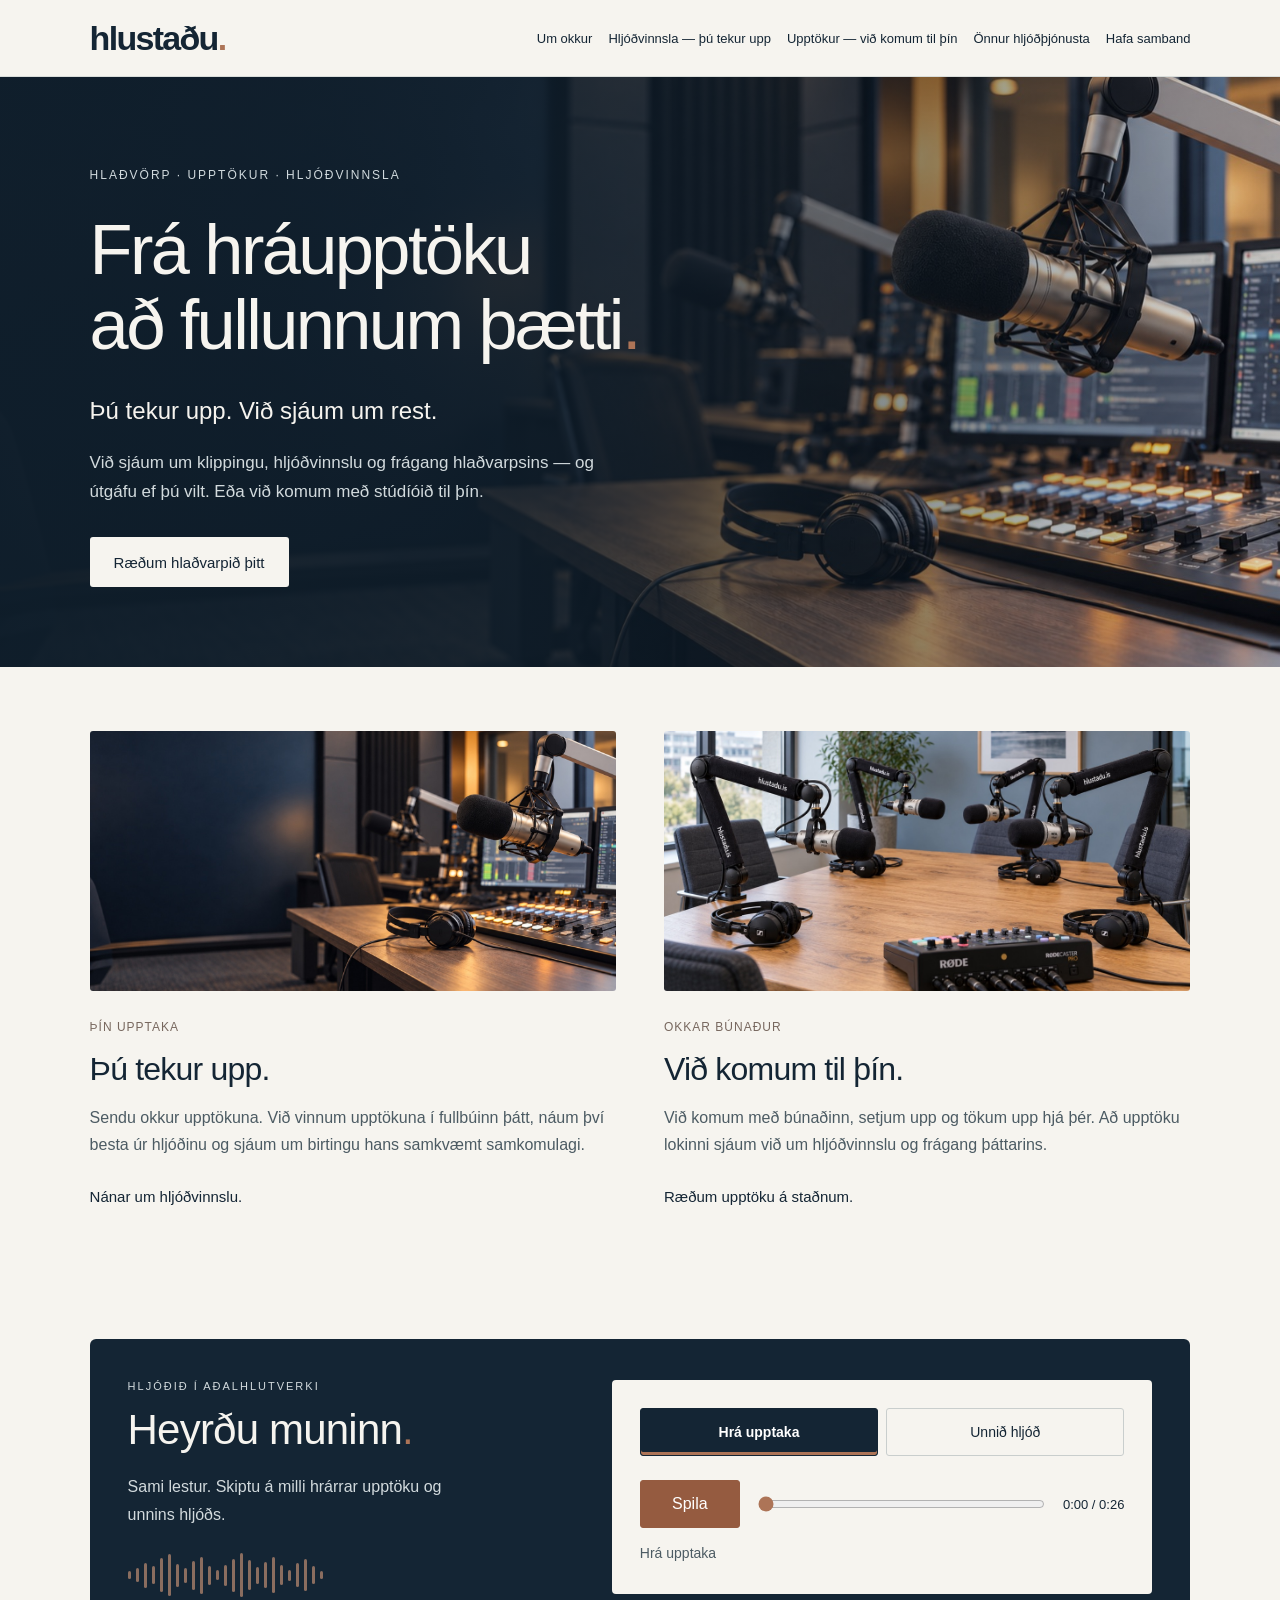
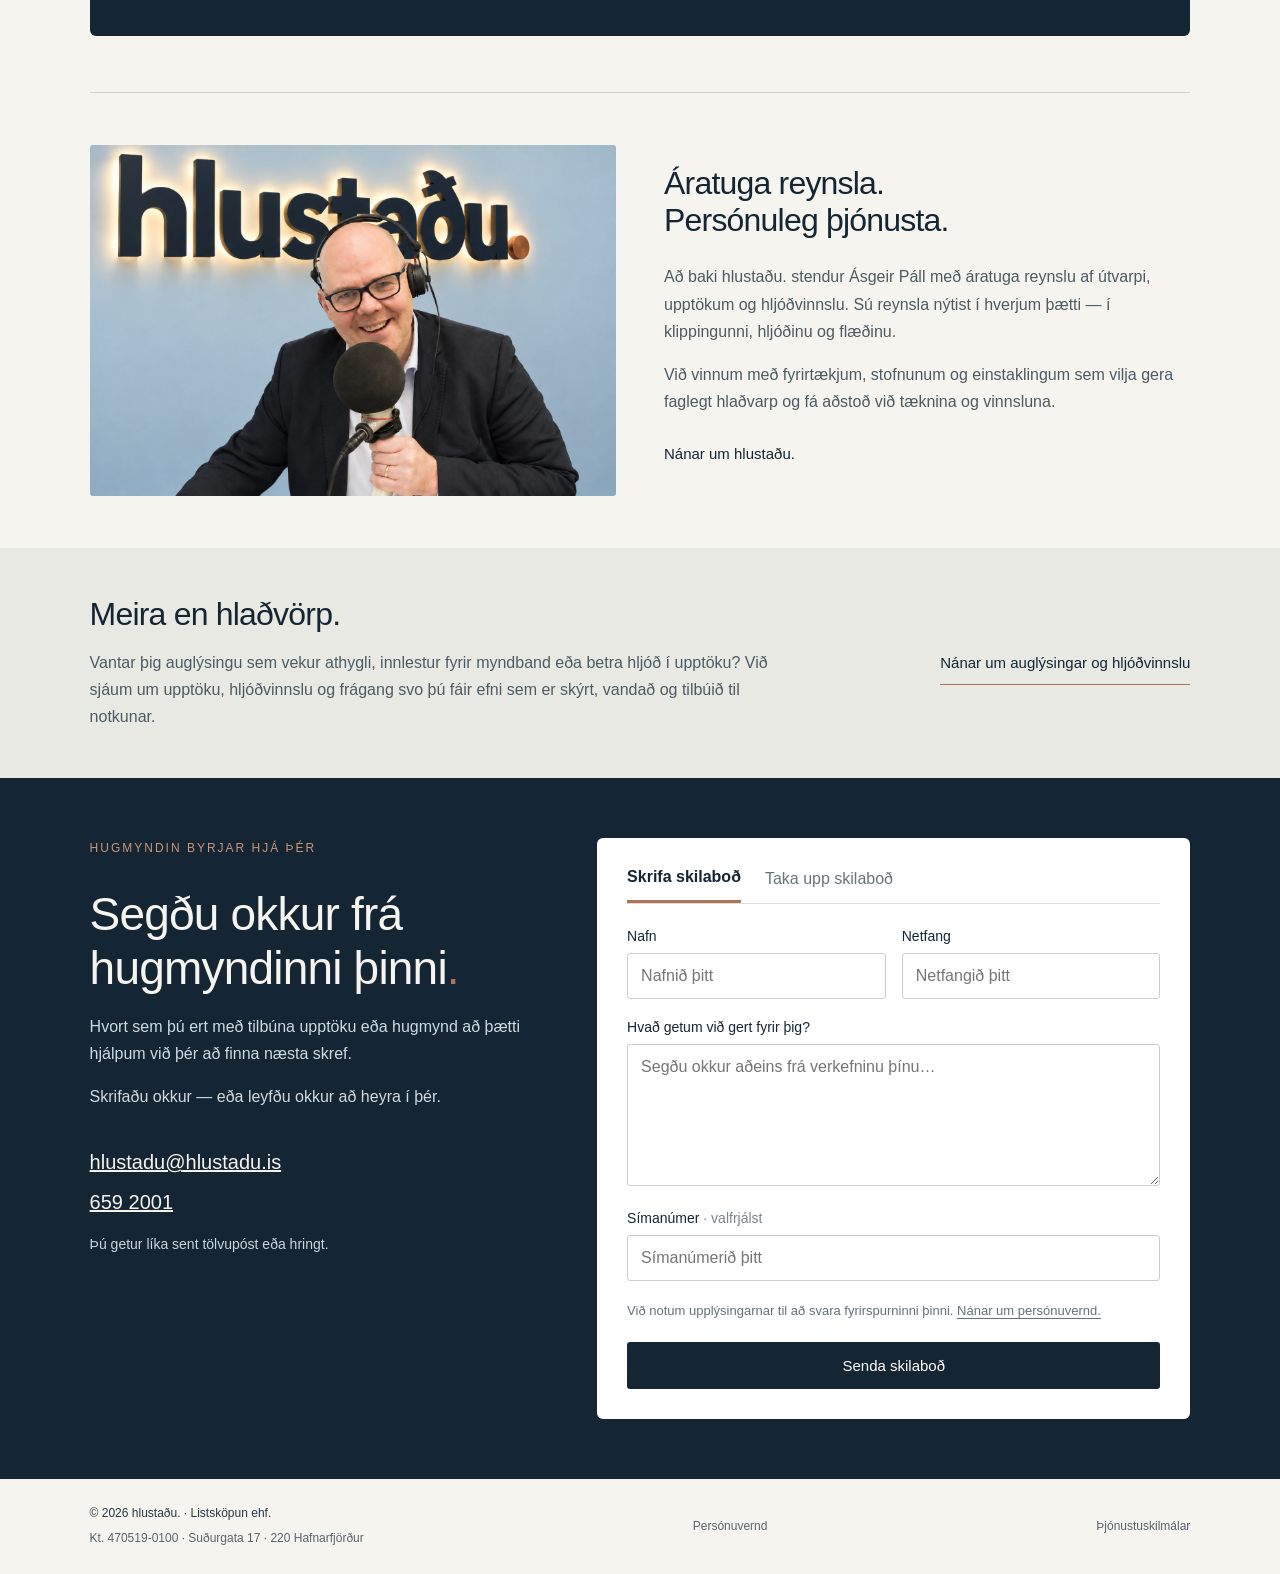
<file: index.html>
<!doctype html>
<html lang="is">
<head>
<meta charset="utf-8"><meta name="viewport" content="width=device-width, initial-scale=1">
<title>hlustaðu. — Frá hráupptöku að fullunnum þætti.</title>
<meta name="description" content="Þú tekur upp. Við sjáum um rest. Fagleg klipping, hljóðvinnsla og frágangur hlaðvarpa. Eða við komum með stúdíóið til þín.">
<meta name="theme-color" content="#142534"><link rel="canonical" href="https://hlustadu.is/">
<meta property="og:type" content="website"><meta property="og:locale" content="is_IS"><meta property="og:title" content="hlustaðu. — Frá hráupptöku að fullunnum þætti."><meta property="og:description" content="Þú tekur upp. Við sjáum um rest. Eða við komum með stúdíóið til þín."><meta property="og:url" content="https://hlustadu.is/"><meta property="og:image" content="https://hlustadu.is/assets/studio.jpg">
<link rel="stylesheet" href="styles.css?v=20261008-sticky"><link rel="stylesheet" href="contact.css?v=20261007-3"><link rel="preload" as="image" href="assets/studio.jpg">
<link rel="stylesheet" href="audio-demo.css?v=20261007-wave"></head>
<body>
<a class="skip" href="#main">Fara í efni síðunnar</a>
<header class="header wrap"><a class="logo" href="./" aria-label="hlustaðu. — forsíða">hlustaðu<span class="dot">.</span></a><nav class="desktop-nav" aria-label="Aðalvalmynd"><a href="um-hlustadu.html">Um okkur</a><a href="thu-tekur-upp.html">Hljóðvinnsla — þú tekur upp</a><a href="vid-komum-til-thin.html">Upptökur — við komum til þín</a><a href="onnur-hljodthjonusta.html">Önnur hljóðþjónusta</a><a href="./#samband">Hafa samband</a></nav><details class="mobile-nav"><summary>Valmynd ☰</summary><nav aria-label="Símavalmynd"><a href="um-hlustadu.html">Um okkur</a><a href="thu-tekur-upp.html">Hljóðvinnsla — þú tekur upp</a><a href="vid-komum-til-thin.html">Upptökur — við komum til þín</a><a href="onnur-hljodthjonusta.html">Önnur hljóðþjónusta</a><a href="./#samband">Hafa samband</a></nav></details></header>
<main id="main">
<section class="hero" aria-labelledby="hero-title"><img class="hero-image" src="assets/studio.jpg" width="1600" height="900" alt="" fetchpriority="high"><div class="wrap hero-content"><p class="eyebrow">Hlaðvörp · Upptökur · Hljóðvinnsla</p><h1 id="hero-title">Frá hráupptöku<br> að fullunnum þætti<span class="dot">.</span></h1><p class="promise">Þú tekur upp. Við sjáum um rest.</p><p class="intro">Við sjáum um klippingu, hljóðvinnslu og frágang hlaðvarpsins — og útgáfu ef þú vilt. Eða við komum með stúdíóið til þín.</p><a class="cta" href="#samband">Ræðum hlaðvarpið þitt</a></div></section>
<section class="paths wrap" id="thjonustan" aria-label="Þjónustan"><article class="path"><a class="service-link" href="thu-tekur-upp.html"><img src="assets/studio.jpg" width="1600" height="900" loading="lazy" alt="Hugmyndamynd af upptökuaðstöðu með hljóðnemum og hljóðvinnslubúnaði"><span class="number">ÞÍN UPPTAKA</span><h2>Þú tekur upp.</h2><p>Sendu okkur upptökuna. Við vinnum upptökuna í fullbúinn þátt, náum því besta úr hljóðinu og sjáum um birtingu hans samkvæmt samkomulagi.</p><span class="textlink">Nánar um hljóðvinnslu.</span></a></article><article class="path"><a class="service-link" href="vid-komum-til-thin.html"><img src="assets/equipment.jpg" width="1200" height="800" loading="lazy" alt="Tölvugerð hugmyndamynd af stúdíóbúnaði með hljóðnemum á merktum örmum, upptökuborði og heyrnartólum"><span class="number">OKKAR BÚNAÐUR</span><h2>Við komum til þín.</h2><p>Við komum með búnaðinn, setjum upp og tökum upp hjá þér. Að upptöku lokinni sjáum við um hljóðvinnslu og frágang þáttarins.</p><span class="textlink">Ræðum upptöku á staðnum.</span></a></article></section>
<section class="audio-demo wrap" id="audio-demo" aria-labelledby="audio-demo-title"><div class="audio-demo-shell"><div class="audio-demo-intro"><p class="eyebrow">HLJÓÐIÐ Í AÐALHLUTVERKI</p><h2 id="audio-demo-title">Heyrðu muninn<span class="dot">.</span></h2><p>Sami lestur. Skiptu á milli hrárrar upptöku og unnins hljóðs.</p><div class="audio-demo-wave" aria-hidden="true"><i style="--h:8px"></i><i style="--h:14px"></i><i style="--h:25px"></i><i style="--h:18px"></i><i style="--h:34px"></i><i style="--h:42px"></i><i style="--h:23px"></i><i style="--h:15px"></i><i style="--h:29px"></i><i style="--h:37px"></i><i style="--h:19px"></i><i style="--h:10px"></i><i style="--h:21px"></i><i style="--h:33px"></i><i style="--h:44px"></i><i style="--h:30px"></i><i style="--h:17px"></i><i style="--h:26px"></i><i style="--h:36px"></i><i style="--h:20px"></i><i style="--h:11px"></i><i style="--h:24px"></i><i style="--h:32px"></i><i style="--h:18px"></i><i style="--h:8px"></i></div></div><div class="audio-demo-player"><div class="audio-demo-options" role="group" aria-label="Veldu útgáfu"><button type="button" data-track="demo-raw.wav" aria-pressed="true">Hrá upptaka</button><button type="button" data-track="demo-processed.wav" aria-pressed="false">Unnið hljóð</button></div><audio preload="metadata" src="demo-raw.wav"></audio><div class="audio-demo-controls"><button type="button" data-play>Spila</button><input type="range" min="0" max="1" step="0.1" value="0" aria-label="Staða í upptöku"><span data-clock>0:00 / 0:00</span></div><p class="audio-demo-status" data-status role="status" aria-live="polite">Hrá upptaka</p></div></div></section><section class="about wrap" id="um-okkur" aria-labelledby="about-title"><a class="about-link" href="um-hlustadu.html"><img class="portrait" src="asgeir-wall-logo-large.png" style="height:auto;aspect-ratio:auto" width="1536" height="1024" loading="lazy" alt="Ásgeir Páll við hljóðnema"><div><h2 id="about-title">Áratuga reynsla.<br>Persónuleg þjónusta.</h2><p>Að baki hlustaðu. stendur Ásgeir Páll með áratuga reynslu af útvarpi, upptökum og hljóðvinnslu. Sú reynsla nýtist í hverjum þætti — í klippingunni, hljóðinu og flæðinu.</p><p>Við vinnum með fyrirtækjum, stofnunum og einstaklingum sem vilja gera faglegt hlaðvarp og fá aðstoð við tæknina og vinnsluna.</p><span class="textlink">Nánar um hlustaðu.</span></div></a></section>
<section class="other" id="onnur-thjonusta"><a class="wrap other-link" href="onnur-hljodthjonusta.html"><div><h2>Meira en hlaðvörp.</h2><p>Vantar þig auglýsingu sem vekur athygli, innlestur fyrir myndband eða betra hljóð í upptöku? Við sjáum um upptöku, hljóðvinnslu og frágang svo þú fáir efni sem er skýrt, vandað og tilbúið til notkunar.</p></div><span class="textlink">Nánar um auglýsingar og hljóðvinnslu</span></a></section>
<section class="contact" id="samband" aria-labelledby="contact-title"><div class="wrap"><div class="contact-layout contact-form"><div><p class="eyebrow">Hugmyndin byrjar hjá þér</p><h2 id="contact-title">Segðu okkur frá hugmyndinni þinni<span class="dot">.</span></h2><p>Hvort sem þú ert með tilbúna upptöku eða hugmynd að þætti hjálpum við þér að finna næsta skref.</p><p>Skrifaðu okkur — eða leyfðu okkur að heyra í þér.</p><div class="links"><a href="mailto:hlustadu@hlustadu.is">hlustadu@hlustadu.is</a><br><a href="tel:+3546592001">659 2001</a><br><small>Þú getur líka sent tölvupóst eða hringt.</small></div></div><form class="card" id="contact-form"><div class="tabs"><button id="texttab" class="active" type="button" data-mode="text">Skrifa skilaboð</button><button id="voicetab" type="button" data-mode="voice">Taka upp skilaboð</button></div><div class="row"><div class="field"><label for="name">Nafn</label><input id="name" name="name" required maxlength="120" autocomplete="name" placeholder="Nafnið þitt"></div><div class="field"><label for="email">Netfang</label><input id="email" name="email" required maxlength="254" autocomplete="email" type="email" placeholder="Netfangið þitt"></div></div><div id="textpanel"><div class="field"><label for="message">Hvað getum við gert fyrir þig?</label><textarea id="message" name="message" required maxlength="5000" placeholder="Segðu okkur aðeins frá verkefninu þínu…"></textarea></div></div><div id="voicepanel" class="hidden"><div class="recorder" id="recorder"><div id="record-idle"><div class="mic">🎙</div><h2>Við hlustum.</h2><p>Taktu upp stutt skilaboð, allt að 90 sekúndur.</p><button class="record" type="button" id="record-start">Hefja upptöku</button><div class="status">Vafrinn biður um aðgang að hljóðnemanum.</div></div><div id="record-active" hidden><h2>Við erum að taka upp.</h2><p id="record-time" role="timer">0:00 / 1:30</p><button type="button" class="record" id="record-stop">Stöðva upptöku</button></div><div id="record-ready" hidden><h2>Skilaboðin þín eru tilbúin</h2><audio id="record-audio" controls preload="metadata" style="width:100%"></audio><div class="controls"><button type="button" class="record" id="record-again">Taka aftur</button><button type="button" class="record" id="record-delete">Eyða upptöku</button></div><div class="status">Ekkert hefur verið sent.</div></div></div><p class="hint">Þú getur hlustað á skilaboðin og tekið þau upp aftur áður en þú sendir.<br>Upptakan sendist aðeins þegar þú velur „Senda skilaboð“.</p></div><div class="field"><label for="phone">Símanúmer <span style="color:#7b858b">· valfrjálst</span></label><input id="phone" name="phone" maxlength="40" autocomplete="tel" type="tel" placeholder="Símanúmerið þitt"></div><p class="hint">Við notum upplýsingarnar til að svara fyrirspurninni þinni. <a href="personuvernd.html" style="text-decoration:underline;text-underline-offset:3px">Nánar um persónuvernd.</a></p><div class="bot-field" aria-hidden="true"><label>Vefsíða<input name="website" tabindex="-1" autocomplete="off"></label></div><div id="spam-check"></div><p id="form-status" role="status" aria-live="polite"></p><button class="send" type="submit" id="contact-send">Senda skilaboð</button></form></div></div></section>
</main><footer><div class="wrap footer-inner"><div class="footer-company"><span class="footer-company-name">© 2026 hlustaðu. · Listsköpun ehf.</span><span>Kt. 470519-0100 · Suðurgata 17 · 220 Hafnarfjörður</span></div><a href="personuvernd.html">Persónuvernd</a><a href="thjonustuskilmalar.html">Þjónustuskilmálar</a></div></footer>
<script>document.querySelectorAll('.mobile-nav a').forEach(function(link){link.addEventListener('click',function(){document.querySelector('.mobile-nav').open=false;});});</script>
<script src="contact-config.js"></script><script src="contact.js?v=20261007-3" defer></script><script src="audio-demo.js" defer></script></body></html>
</file>
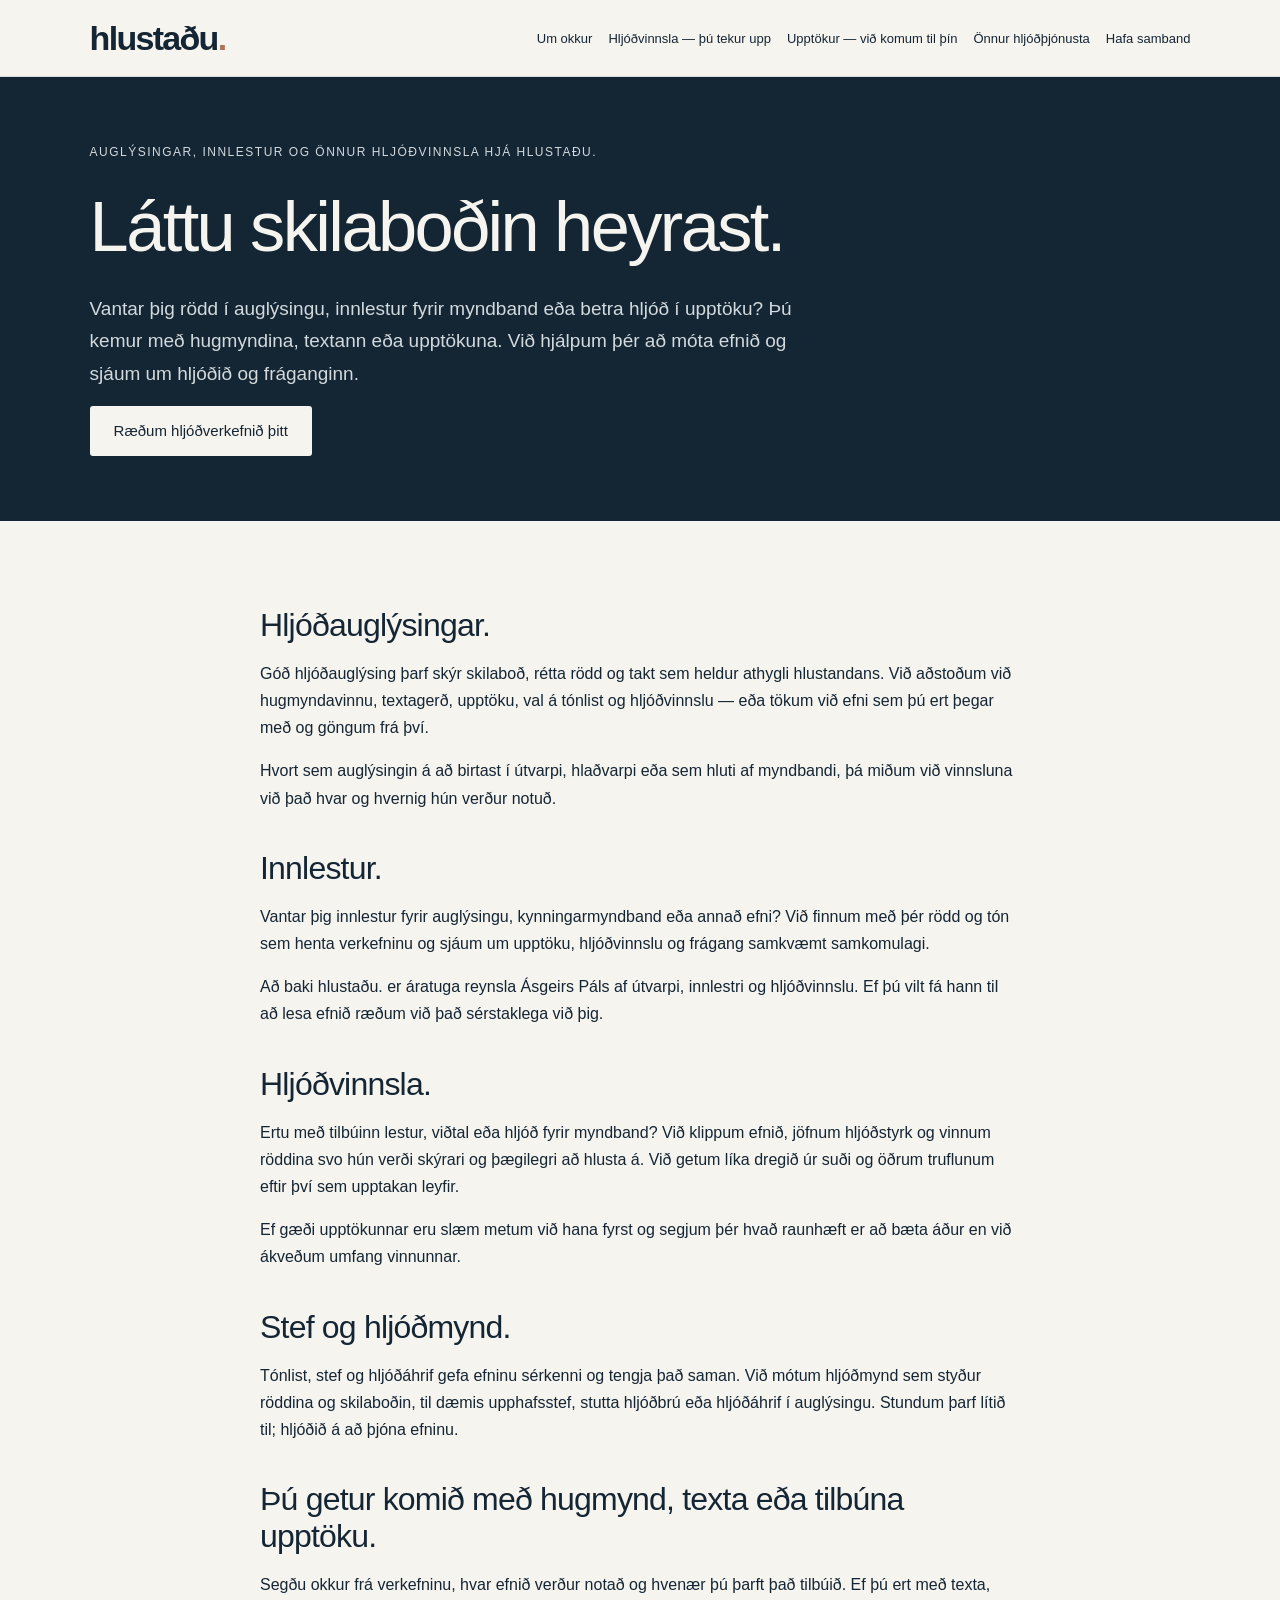
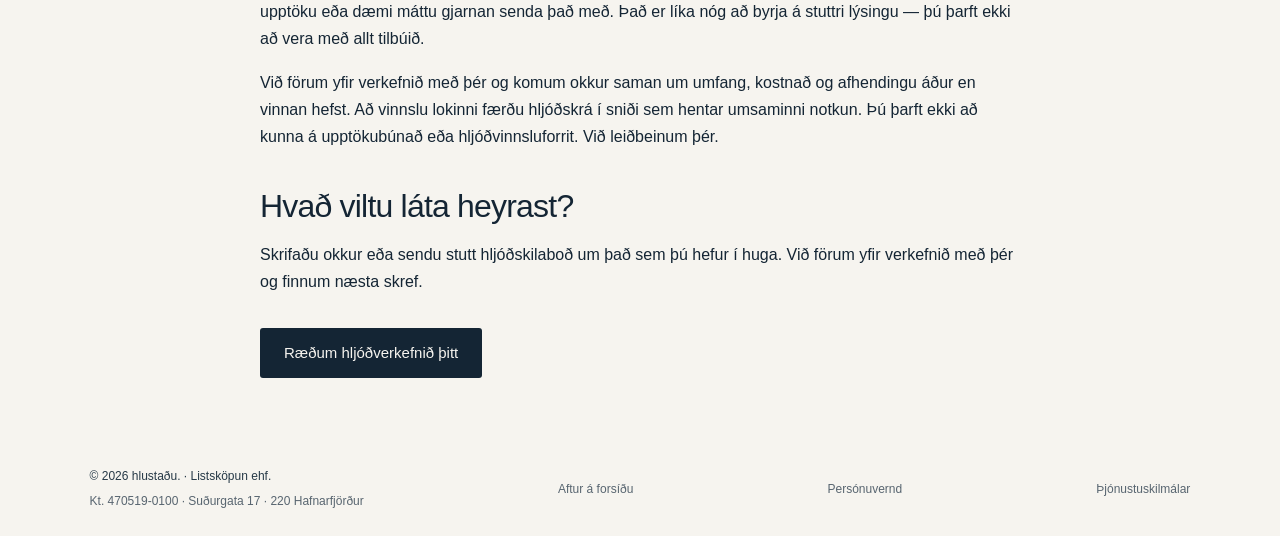
<file: onnur-hljodthjonusta.html>
<!doctype html><html lang="is"><head><meta charset="utf-8"><meta name="viewport" content="width=device-width, initial-scale=1"><title>Auglýsingar, innlestur og hljóðvinnsla — hlustaðu.</title><meta name="description" content="Auglýsingar, innlestur, hljóðvinnsla, stef og hljóðmynd hjá hlustaðu. Frá hugmynd eða upptöku að efni sem er tilbúið til notkunar."><link rel="canonical" href="https://hlustadu.is/onnur-hljodthjonusta.html"><link rel="stylesheet" href="styles.css?v=20261008-sticky"><style>.service-hero p.eyebrow{font-size:12px;letter-spacing:1.5px}.service-hero{background:#142534;color:#f6f4ef;padding:65px 0}.service-hero h1{max-width:850px}.service-hero p{max-width:720px;color:#d2dadd;font-size:19px}.service-body{max-width:760px;padding:48px 0 64px}.service-body h2{margin-top:38px}.steps{padding-left:26px}.steps li{padding:10px 0 10px 8px;line-height:1.7}.steps li::marker{color:#ad7457;font-weight:bold}.service-body .cta{background:#142534;color:#f6f4ef;margin-top:16px}@media(max-width:760px){.service-hero{padding:40px 0}.service-hero p{font-size:17px}.service-body{padding:25px 0 40px}.service-body h2{font-size:28px}}</style></head><body><a class="skip" href="#main">Fara í efni síðunnar</a><header class="header wrap"><a class="logo" href="./" aria-label="hlustaðu. — forsíða">hlustaðu<span class="dot">.</span></a><nav class="desktop-nav" aria-label="Aðalvalmynd"><a href="um-hlustadu.html">Um okkur</a><a href="thu-tekur-upp.html">Hljóðvinnsla — þú tekur upp</a><a href="vid-komum-til-thin.html">Upptökur — við komum til þín</a><a href="onnur-hljodthjonusta.html">Önnur hljóðþjónusta</a><a href="./#samband">Hafa samband</a></nav><details class="mobile-nav"><summary>Valmynd ☰</summary><nav aria-label="Símavalmynd"><a href="um-hlustadu.html">Um okkur</a><a href="thu-tekur-upp.html">Hljóðvinnsla — þú tekur upp</a><a href="vid-komum-til-thin.html">Upptökur — við komum til þín</a><a href="onnur-hljodthjonusta.html">Önnur hljóðþjónusta</a><a href="./#samband">Hafa samband</a></nav></details></header>
<main id="main"><section class="service-hero"><div class="wrap"><p class="eyebrow">Auglýsingar, innlestur og önnur hljóðvinnsla hjá hlustaðu.</p><h1>Láttu skilaboðin heyrast.</h1><p>Vantar þig rödd í auglýsingu, innlestur fyrir myndband eða betra hljóð í upptöku? Þú kemur með hugmyndina, textann eða upptökuna. Við hjálpum þér að móta efnið og sjáum um hljóðið og fráganginn.</p><a class="cta" href="./#samband">Ræðum hljóðverkefnið þitt</a></div></section><section class="wrap service-body"><h2>Hljóðauglýsingar.</h2><p>Góð hljóðauglýsing þarf skýr skilaboð, rétta rödd og takt sem heldur athygli hlustandans. Við aðstoðum við hugmyndavinnu, textagerð, upptöku, val á tónlist og hljóðvinnslu — eða tökum við efni sem þú ert þegar með og göngum frá því.</p><p>Hvort sem auglýsingin á að birtast í útvarpi, hlaðvarpi eða sem hluti af myndbandi, þá miðum við vinnsluna við það hvar og hvernig hún verður notuð.</p><h2>Innlestur.</h2><p>Vantar þig innlestur fyrir auglýsingu, kynningarmyndband eða annað efni? Við finnum með þér rödd og tón sem henta verkefninu og sjáum um upptöku, hljóðvinnslu og frágang samkvæmt samkomulagi.</p><p>Að baki hlustaðu. er áratuga reynsla Ásgeirs Páls af útvarpi, innlestri og hljóðvinnslu. Ef þú vilt fá hann til að lesa efnið ræðum við það sérstaklega við þig.</p><h2>Hljóðvinnsla.</h2><p>Ertu með tilbúinn lestur, viðtal eða hljóð fyrir myndband? Við klippum efnið, jöfnum hljóðstyrk og vinnum röddina svo hún verði skýrari og þægilegri að hlusta á. Við getum líka dregið úr suði og öðrum truflunum eftir því sem upptakan leyfir.</p><p>Ef gæði upptökunnar eru slæm metum við hana fyrst og segjum þér hvað raunhæft er að bæta áður en við ákveðum umfang vinnunnar.</p><h2>Stef og hljóðmynd.</h2><p>Tónlist, stef og hljóðáhrif gefa efninu sérkenni og tengja það saman. Við mótum hljóðmynd sem styður röddina og skilaboðin, til dæmis upphafsstef, stutta hljóðbrú eða hljóðáhrif í auglýsingu. Stundum þarf lítið til; hljóðið á að þjóna efninu.</p><h2>Þú getur komið með hugmynd, texta eða tilbúna upptöku.</h2><p>Segðu okkur frá verkefninu, hvar efnið verður notað og hvenær þú þarft það tilbúið. Ef þú ert með texta, upptöku eða dæmi máttu gjarnan senda það með. Það er líka nóg að byrja á stuttri lýsingu — þú þarft ekki að vera með allt tilbúið.</p><p>Við förum yfir verkefnið með þér og komum okkur saman um umfang, kostnað og afhendingu áður en vinnan hefst. Að vinnslu lokinni færðu hljóðskrá í sniði sem hentar umsaminni notkun. Þú þarft ekki að kunna á upptökubúnað eða hljóðvinnsluforrit. Við leiðbeinum þér.</p><h2>Hvað viltu láta heyrast?</h2><p>Skrifaðu okkur eða sendu stutt hljóðskilaboð um það sem þú hefur í huga. Við förum yfir verkefnið með þér og finnum næsta skref.</p><a class="cta" href="./#samband">Ræðum hljóðverkefnið þitt</a></section></main><footer><div class="wrap footer-inner"><div class="footer-company"><span class="footer-company-name">© 2026 hlustaðu. · Listsköpun ehf.</span><span>Kt. 470519-0100 · Suðurgata 17 · 220 Hafnarfjörður</span></div><a href="./">Aftur á forsíðu</a><a href="personuvernd.html">Persónuvernd</a><a href="thjonustuskilmalar.html">Þjónustuskilmálar</a></div></footer><script>document.querySelectorAll(".mobile-nav a").forEach(function(link){link.addEventListener("click",function(){document.querySelector(".mobile-nav").open=false;});});</script></body></html>
</file>
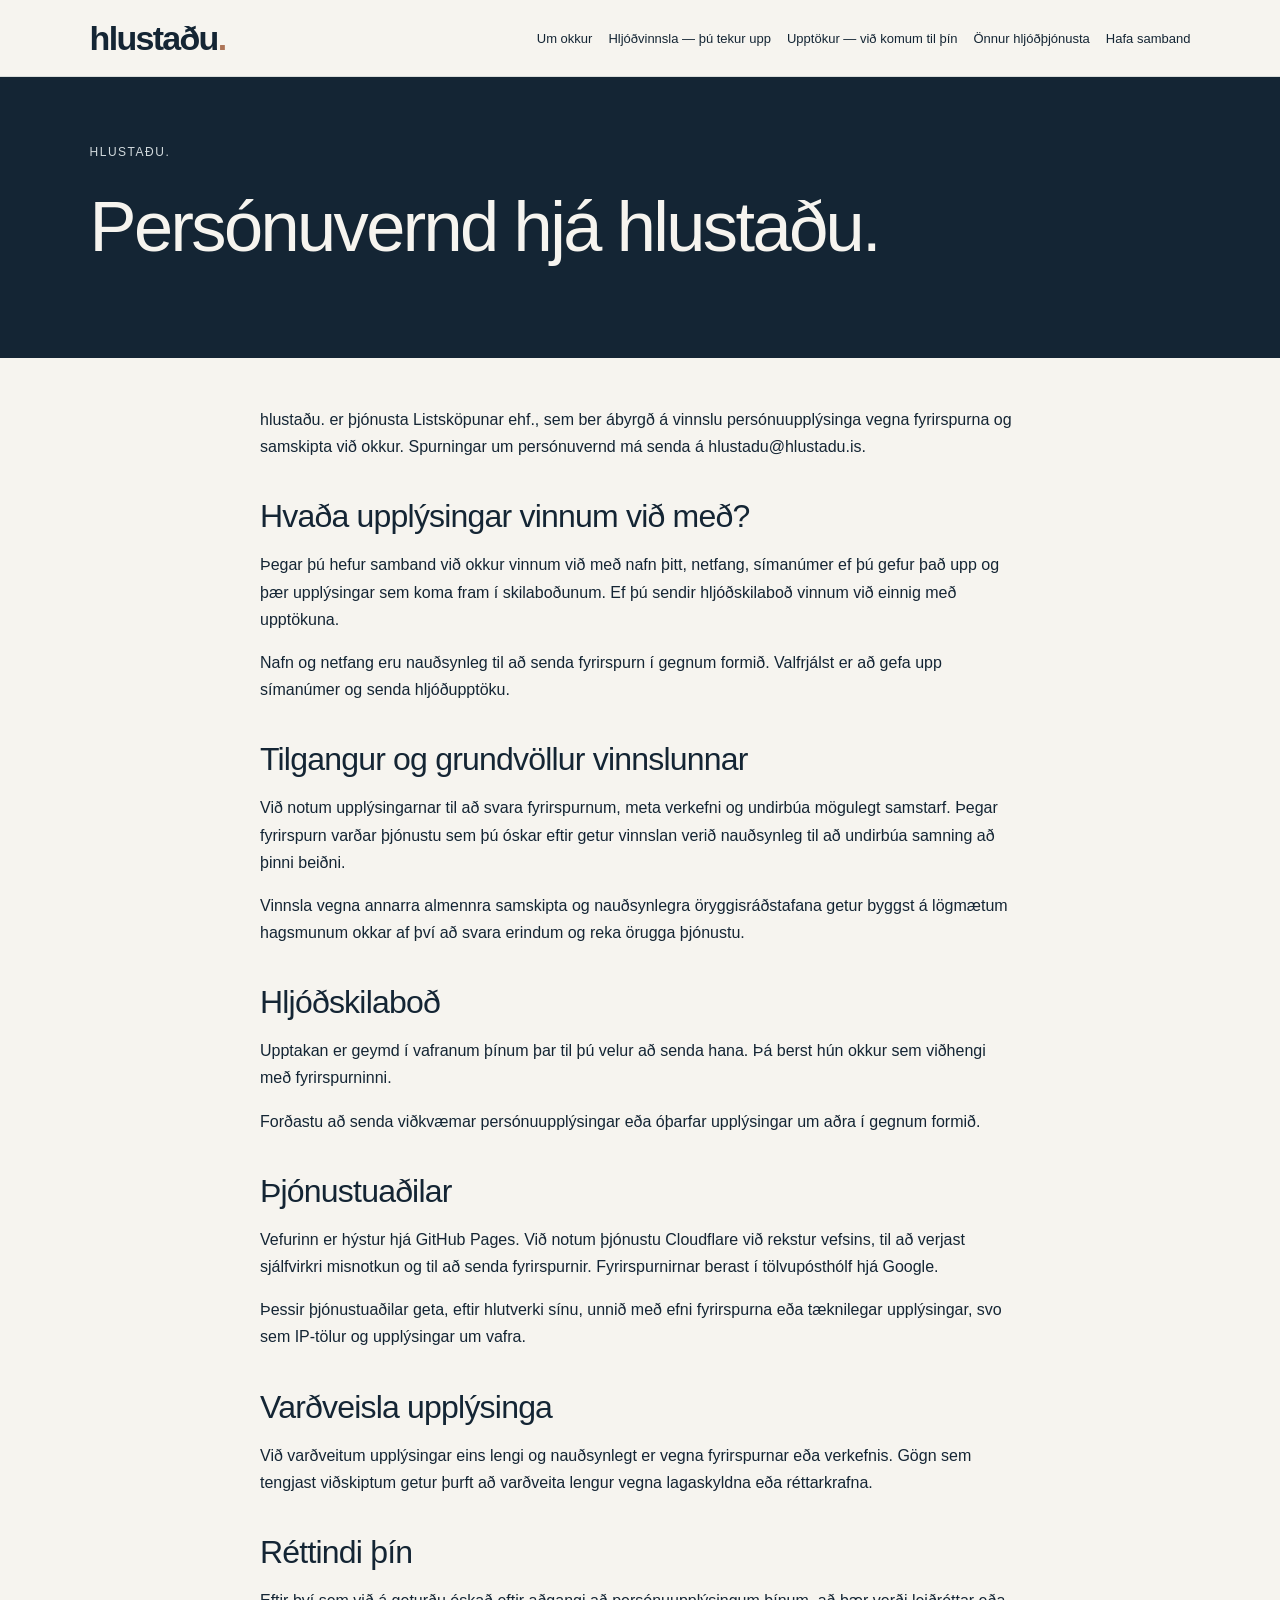
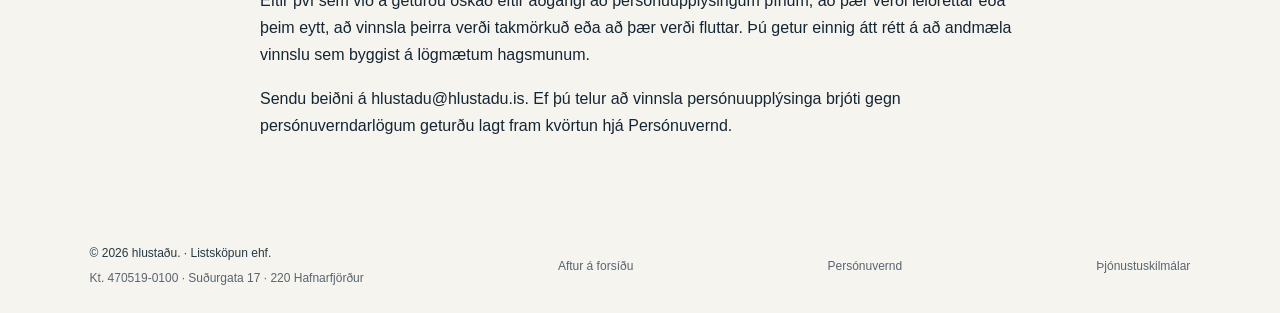
<file: personuvernd.html>
<!doctype html><html lang="is"><head><meta charset="utf-8"><meta name="viewport" content="width=device-width, initial-scale=1"><title>Persónuvernd — hlustaðu.</title><meta name="description" content="Upplýsingar um meðferð persónuupplýsinga, fyrirspurnir og hljóðskilaboð hjá hlustaðu."><link rel="canonical" href="https://hlustadu.is/personuvernd.html"><link rel="stylesheet" href="styles.css?v=20261008-sticky"><style>.service-hero p.eyebrow{font-size:12px;letter-spacing:1.5px}.service-hero{background:#142534;color:#f6f4ef;padding:65px 0}.service-hero h1{max-width:850px}.service-hero p{max-width:720px;color:#d2dadd;font-size:19px}.service-body{max-width:760px;padding:48px 0 64px}.service-body h2{margin-top:38px}.steps{padding-left:26px}.steps li{padding:10px 0 10px 8px;line-height:1.7}.steps li::marker{color:#ad7457;font-weight:bold}.service-body .cta{background:#142534;color:#f6f4ef;margin-top:16px}@media(max-width:760px){.service-hero{padding:40px 0}.service-hero p{font-size:17px}.service-body{padding:25px 0 40px}.service-body h2{font-size:28px}}</style></head><body><a class="skip" href="#main">Fara í efni síðunnar</a><header class="header wrap"><a class="logo" href="./" aria-label="hlustaðu. — forsíða">hlustaðu<span class="dot">.</span></a><nav class="desktop-nav" aria-label="Aðalvalmynd"><a href="um-hlustadu.html">Um okkur</a><a href="thu-tekur-upp.html">Hljóðvinnsla — þú tekur upp</a><a href="vid-komum-til-thin.html">Upptökur — við komum til þín</a><a href="onnur-hljodthjonusta.html">Önnur hljóðþjónusta</a><a href="./#samband">Hafa samband</a></nav><details class="mobile-nav"><summary>Valmynd ☰</summary><nav aria-label="Símavalmynd"><a href="um-hlustadu.html">Um okkur</a><a href="thu-tekur-upp.html">Hljóðvinnsla — þú tekur upp</a><a href="vid-komum-til-thin.html">Upptökur — við komum til þín</a><a href="onnur-hljodthjonusta.html">Önnur hljóðþjónusta</a><a href="./#samband">Hafa samband</a></nav></details></header>
<main id="main"><section class="service-hero"><div class="wrap"><p class="eyebrow">hlustaðu.</p><h1>Persónuvernd hjá hlustaðu.</h1></div></section><section class="wrap service-body">
<p>hlustaðu. er þjónusta Listsköpunar ehf., sem ber ábyrgð á vinnslu persónuupplýsinga vegna fyrirspurna og samskipta við okkur. Spurningar um persónuvernd má senda á <a href="mailto:hlustadu@hlustadu.is">hlustadu@hlustadu.is</a>.</p>
<h2>Hvaða upplýsingar vinnum við með?</h2><p>Þegar þú hefur samband við okkur vinnum við með nafn þitt, netfang, símanúmer ef þú gefur það upp og þær upplýsingar sem koma fram í skilaboðunum. Ef þú sendir hljóðskilaboð vinnum við einnig með upptökuna.</p><p>Nafn og netfang eru nauðsynleg til að senda fyrirspurn í gegnum formið. Valfrjálst er að gefa upp símanúmer og senda hljóðupptöku.</p>
<h2>Tilgangur og grundvöllur vinnslunnar</h2><p>Við notum upplýsingarnar til að svara fyrirspurnum, meta verkefni og undirbúa mögulegt samstarf. Þegar fyrirspurn varðar þjónustu sem þú óskar eftir getur vinnslan verið nauðsynleg til að undirbúa samning að þinni beiðni.</p><p>Vinnsla vegna annarra almennra samskipta og nauðsynlegra öryggisráðstafana getur byggst á lögmætum hagsmunum okkar af því að svara erindum og reka örugga þjónustu.</p>
<h2>Hljóðskilaboð</h2><p>Upptakan er geymd í vafranum þínum þar til þú velur að senda hana. Þá berst hún okkur sem viðhengi með fyrirspurninni.</p><p>Forðastu að senda viðkvæmar persónuupplýsingar eða óþarfar upplýsingar um aðra í gegnum formið.</p>
<h2>Þjónustuaðilar</h2><p>Vefurinn er hýstur hjá GitHub Pages. Við notum þjónustu Cloudflare við rekstur vefsins, til að verjast sjálfvirkri misnotkun og til að senda fyrirspurnir. Fyrirspurnirnar berast í tölvupósthólf hjá Google.</p><p>Þessir þjónustuaðilar geta, eftir hlutverki sínu, unnið með efni fyrirspurna eða tæknilegar upplýsingar, svo sem IP-tölur og upplýsingar um vafra.</p>
<h2>Varðveisla upplýsinga</h2><p>Við varðveitum upplýsingar eins lengi og nauðsynlegt er vegna fyrirspurnar eða verkefnis. Gögn sem tengjast viðskiptum getur þurft að varðveita lengur vegna lagaskyldna eða réttarkrafna.</p>
<h2>Réttindi þín</h2><p>Eftir því sem við á geturðu óskað eftir aðgangi að persónuupplýsingum þínum, að þær verði leiðréttar eða þeim eytt, að vinnsla þeirra verði takmörkuð eða að þær verði fluttar. Þú getur einnig átt rétt á að andmæla vinnslu sem byggist á lögmætum hagsmunum.</p><p>Sendu beiðni á <a href="mailto:hlustadu@hlustadu.is">hlustadu@hlustadu.is</a>. Ef þú telur að vinnsla persónuupplýsinga brjóti gegn persónuverndarlögum geturðu lagt fram kvörtun hjá <a href="https://www.personuvernd.is/">Persónuvernd</a>.</p></section></main><footer><div class="wrap footer-inner"><div class="footer-company"><span class="footer-company-name">© 2026 hlustaðu. · Listsköpun ehf.</span><span>Kt. 470519-0100 · Suðurgata 17 · 220 Hafnarfjörður</span></div><a href="./">Aftur á forsíðu</a><a href="personuvernd.html">Persónuvernd</a><a href="thjonustuskilmalar.html">Þjónustuskilmálar</a></div></footer><script>document.querySelectorAll(".mobile-nav a").forEach(function(link){link.addEventListener("click",function(){document.querySelector(".mobile-nav").open=false;});});</script></body></html>
</file>
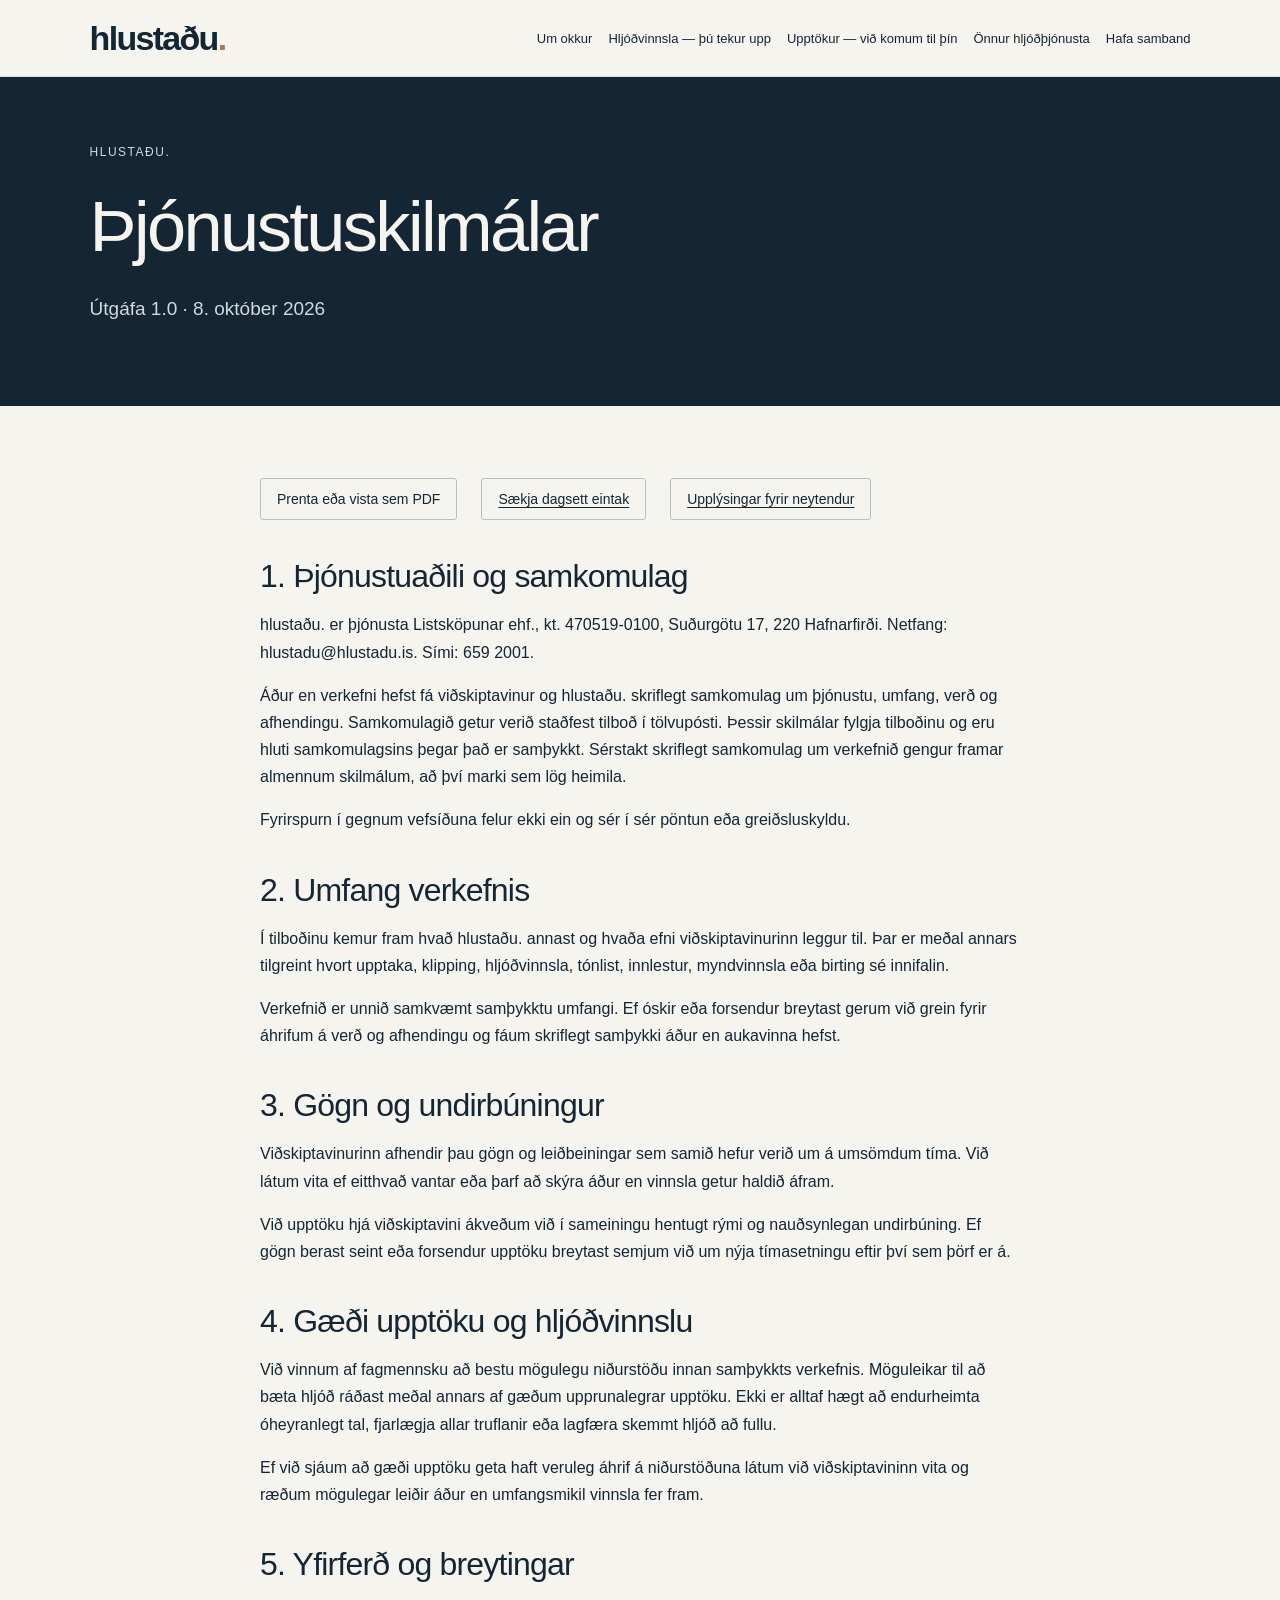
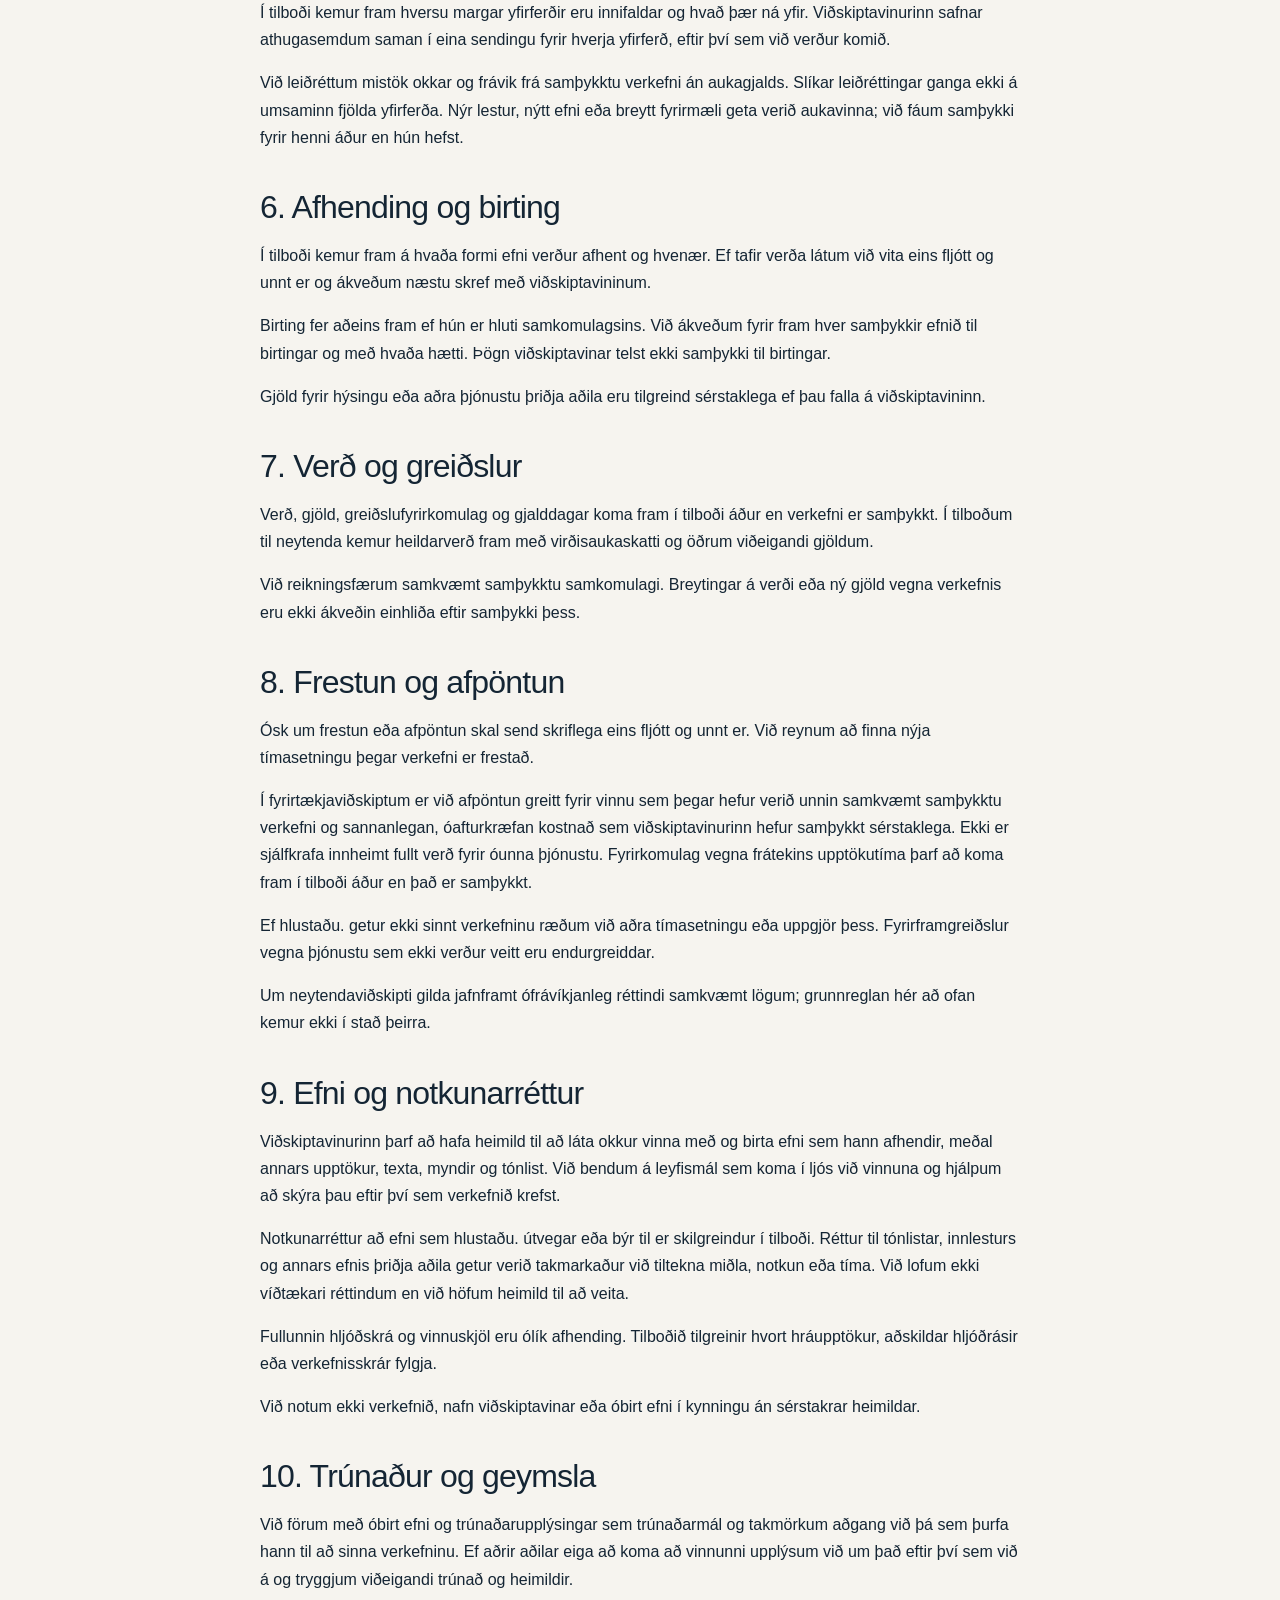
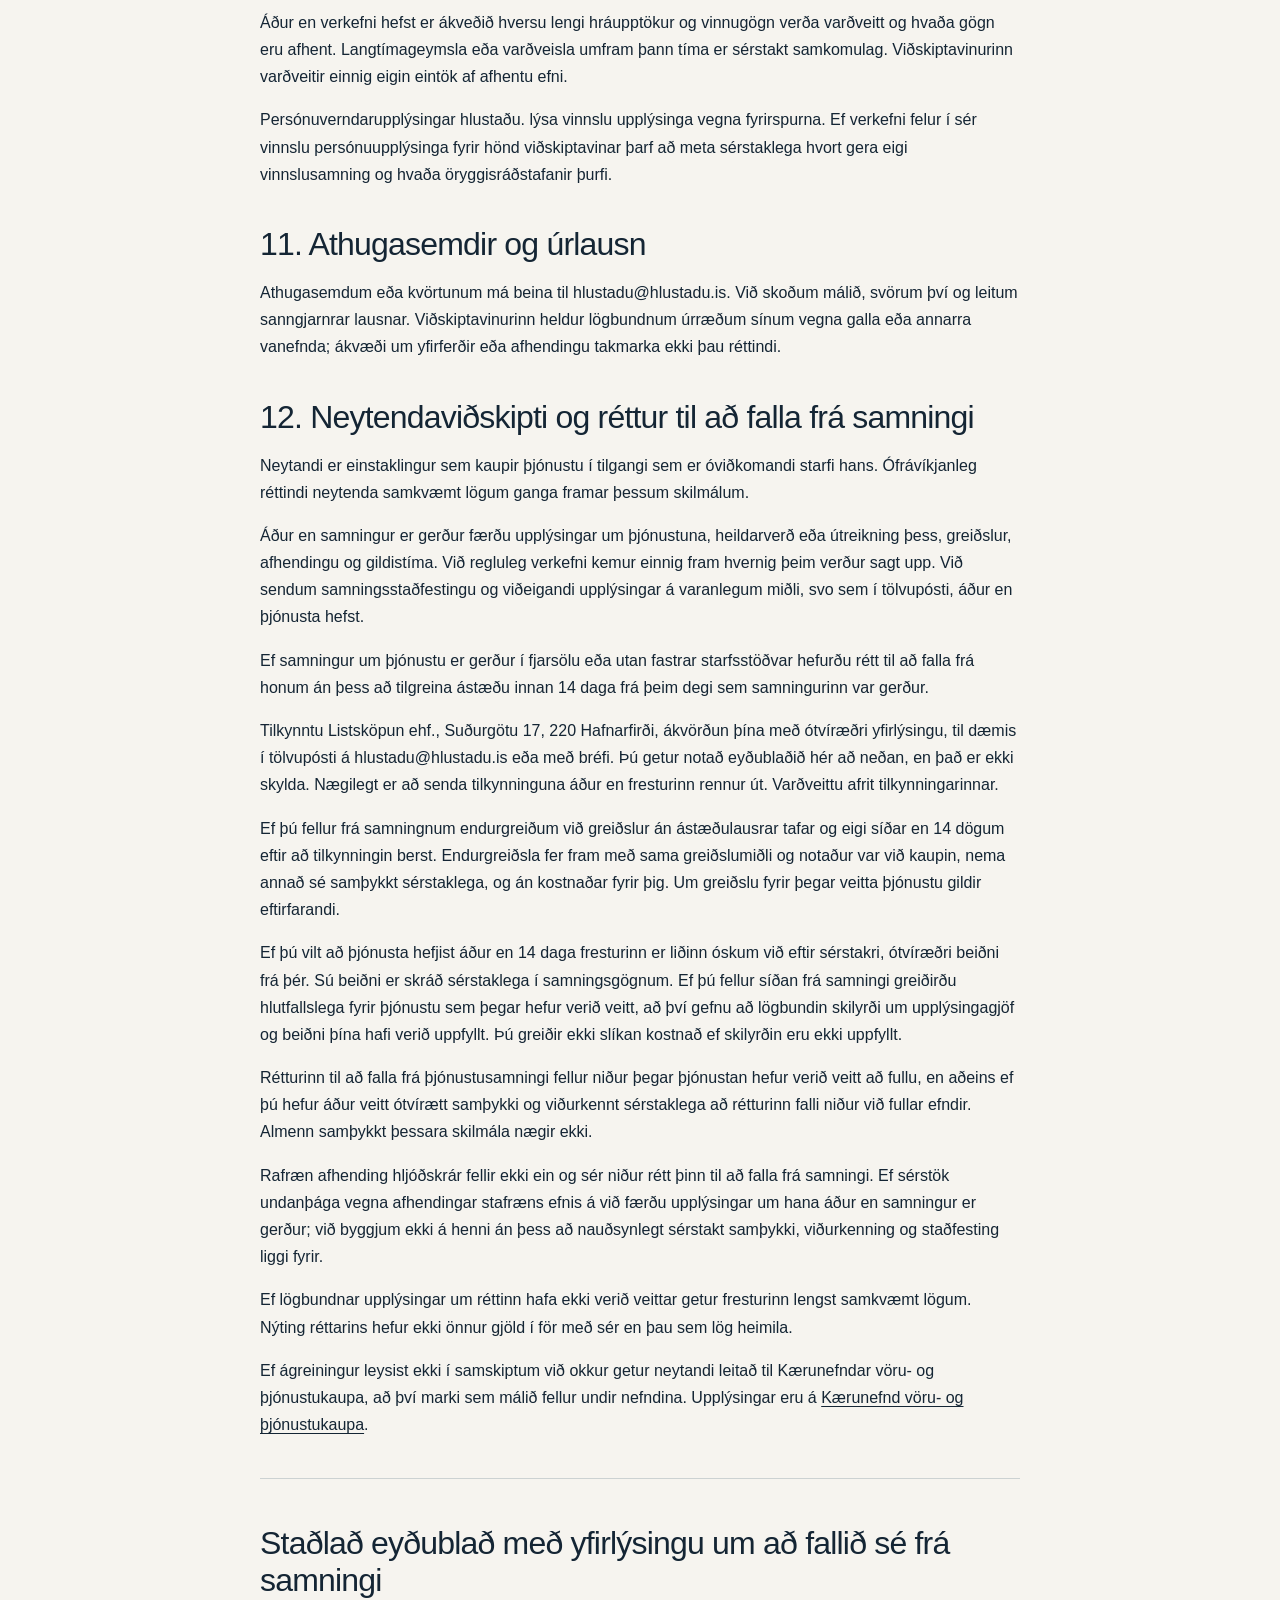
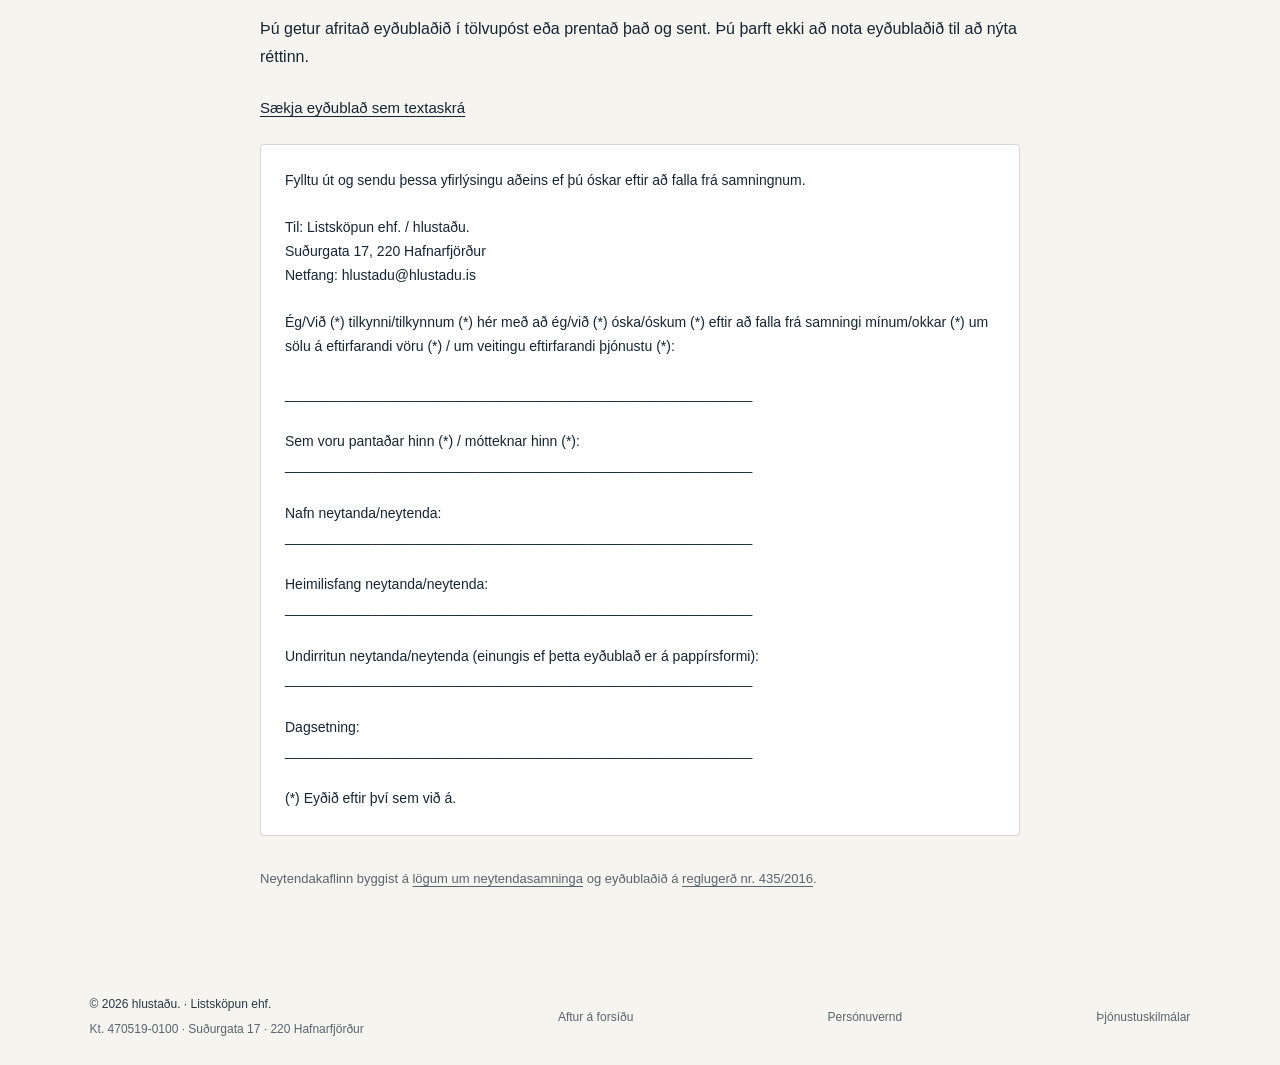
<file: thjonustuskilmalar.html>
<!doctype html><html lang="is"><head><meta charset="utf-8"><meta name="viewport" content="width=device-width, initial-scale=1"><title>Þjónustuskilmálar — hlustaðu.</title><meta name="description" content="Þjónustuskilmálar hlustaðu. fyrir fyrirtæki og neytendur, afhending, breytingar og réttur til að falla frá samningi."><link rel="canonical" href="https://hlustadu.is/thjonustuskilmalar.html"><link rel="stylesheet" href="styles.css?v=20261008-sticky"><style>.service-hero p.eyebrow{font-size:12px;letter-spacing:1.5px}.service-hero{background:#142534;color:#f6f4ef;padding:65px 0}.service-hero h1{max-width:850px}.service-hero p{max-width:720px;color:#d2dadd;font-size:19px}.service-body{max-width:760px;padding:48px 0 64px}.service-body h2{margin-top:38px}.steps{padding-left:26px}.steps li{padding:10px 0 10px 8px;line-height:1.7}.steps li::marker{color:#ad7457;font-weight:bold}.service-body .cta{background:#142534;color:#f6f4ef;margin-top:16px}@media(max-width:760px){.service-hero{padding:40px 0}.service-hero p{font-size:17px}.service-body{padding:25px 0 40px}.service-body h2{font-size:28px}}.terms-tools{display:flex;flex-wrap:wrap;gap:12px 24px;margin:24px 0 32px}.terms-tools a,.terms-tools button{font:inherit;font-size:14px;border:1px solid #b7bfc2;border-radius:3px;background:transparent;color:inherit;padding:12px 16px;cursor:pointer}.terms-tools button:focus-visible{outline:3px solid #ad7457;outline-offset:3px}.service-body a{text-decoration:underline;text-underline-offset:3px}.withdrawal{margin-top:40px;border-top:1px solid #ccd2d2;padding-top:8px}.withdrawal pre{white-space:pre-wrap;overflow-wrap:anywhere;font:14px/1.7 Arial,sans-serif;background:#fff;padding:24px;border:1px solid #d5d8d7;border-radius:3px}.terms-sources{margin-top:32px;font-size:13px;color:#586570}@media print{.header,footer,.skip,.terms-tools,.withdrawal>a{display:none!important}.service-hero{background:none;color:#142534;padding:0}.service-hero .eyebrow{display:none}.service-hero h1{font-size:28px;letter-spacing:0}.wrap,.service-body{width:100%;max-width:none;padding:0}.service-body h2{font-size:18px;break-after:avoid}.service-body p{font-size:11px;line-height:1.5}.withdrawal pre{font-size:11px;padding:8px}}</style></head><body><a class="skip" href="#main">Fara í efni síðunnar</a><header class="header wrap"><a class="logo" href="./" aria-label="hlustaðu. — forsíða">hlustaðu<span class="dot">.</span></a><nav class="desktop-nav" aria-label="Aðalvalmynd"><a href="um-hlustadu.html">Um okkur</a><a href="thu-tekur-upp.html">Hljóðvinnsla — þú tekur upp</a><a href="vid-komum-til-thin.html">Upptökur — við komum til þín</a><a href="onnur-hljodthjonusta.html">Önnur hljóðþjónusta</a><a href="./#samband">Hafa samband</a></nav><details class="mobile-nav"><summary>Valmynd ☰</summary><nav aria-label="Símavalmynd"><a href="um-hlustadu.html">Um okkur</a><a href="thu-tekur-upp.html">Hljóðvinnsla — þú tekur upp</a><a href="vid-komum-til-thin.html">Upptökur — við komum til þín</a><a href="onnur-hljodthjonusta.html">Önnur hljóðþjónusta</a><a href="./#samband">Hafa samband</a></nav></details></header>
<main id="main"><section class="service-hero"><div class="wrap"><p class="eyebrow">hlustaðu.</p><h1>Þjónustuskilmálar</h1><p>Útgáfa 1.0 · <time datetime="2026-10-08">8. október 2026</time></p></div></section><section class="wrap service-body"><div class="terms-tools"><button type="button" id="print-terms">Prenta eða vista sem PDF</button><a href="thjonustuskilmalar-2026-10-08.txt" download>Sækja dagsett eintak</a><a href="#neytendur">Upplýsingar fyrir neytendur</a></div><h2>1. Þjónustuaðili og samkomulag</h2>
<p>hlustaðu. er þjónusta Listsköpunar ehf., kt. 470519-0100, Suðurgötu 17, 220 Hafnarfirði. Netfang: hlustadu@hlustadu.is. Sími: 659 2001.</p>
<p>Áður en verkefni hefst fá viðskiptavinur og hlustaðu. skriflegt samkomulag um þjónustu, umfang, verð og afhendingu. Samkomulagið getur verið staðfest tilboð í tölvupósti. Þessir skilmálar fylgja tilboðinu og eru hluti samkomulagsins þegar það er samþykkt. Sérstakt skriflegt samkomulag um verkefnið gengur framar almennum skilmálum, að því marki sem lög heimila.</p>
<p>Fyrirspurn í gegnum vefsíðuna felur ekki ein og sér í sér pöntun eða greiðsluskyldu.</p>
<h2>2. Umfang verkefnis</h2>
<p>Í tilboðinu kemur fram hvað hlustaðu. annast og hvaða efni viðskiptavinurinn leggur til. Þar er meðal annars tilgreint hvort upptaka, klipping, hljóðvinnsla, tónlist, innlestur, myndvinnsla eða birting sé innifalin.</p>
<p>Verkefnið er unnið samkvæmt samþykktu umfangi. Ef óskir eða forsendur breytast gerum við grein fyrir áhrifum á verð og afhendingu og fáum skriflegt samþykki áður en aukavinna hefst.</p>
<h2>3. Gögn og undirbúningur</h2>
<p>Viðskiptavinurinn afhendir þau gögn og leiðbeiningar sem samið hefur verið um á umsömdum tíma. Við látum vita ef eitthvað vantar eða þarf að skýra áður en vinnsla getur haldið áfram.</p>
<p>Við upptöku hjá viðskiptavini ákveðum við í sameiningu hentugt rými og nauðsynlegan undirbúning. Ef gögn berast seint eða forsendur upptöku breytast semjum við um nýja tímasetningu eftir því sem þörf er á.</p>
<h2>4. Gæði upptöku og hljóðvinnslu</h2>
<p>Við vinnum af fagmennsku að bestu mögulegu niðurstöðu innan samþykkts verkefnis. Möguleikar til að bæta hljóð ráðast meðal annars af gæðum upprunalegrar upptöku. Ekki er alltaf hægt að endurheimta óheyranlegt tal, fjarlægja allar truflanir eða lagfæra skemmt hljóð að fullu.</p>
<p>Ef við sjáum að gæði upptöku geta haft veruleg áhrif á niðurstöðuna látum við viðskiptavininn vita og ræðum mögulegar leiðir áður en umfangsmikil vinnsla fer fram.</p>
<h2>5. Yfirferð og breytingar</h2>
<p>Í tilboði kemur fram hversu margar yfirferðir eru innifaldar og hvað þær ná yfir. Viðskiptavinurinn safnar athugasemdum saman í eina sendingu fyrir hverja yfirferð, eftir því sem við verður komið.</p>
<p>Við leiðréttum mistök okkar og frávik frá samþykktu verkefni án aukagjalds. Slíkar leiðréttingar ganga ekki á umsaminn fjölda yfirferða. Nýr lestur, nýtt efni eða breytt fyrirmæli geta verið aukavinna; við fáum samþykki fyrir henni áður en hún hefst.</p>
<h2>6. Afhending og birting</h2>
<p>Í tilboði kemur fram á hvaða formi efni verður afhent og hvenær. Ef tafir verða látum við vita eins fljótt og unnt er og ákveðum næstu skref með viðskiptavininum.</p>
<p>Birting fer aðeins fram ef hún er hluti samkomulagsins. Við ákveðum fyrir fram hver samþykkir efnið til birtingar og með hvaða hætti. Þögn viðskiptavinar telst ekki samþykki til birtingar.</p>
<p>Gjöld fyrir hýsingu eða aðra þjónustu þriðja aðila eru tilgreind sérstaklega ef þau falla á viðskiptavininn.</p>
<h2>7. Verð og greiðslur</h2>
<p>Verð, gjöld, greiðslufyrirkomulag og gjalddagar koma fram í tilboði áður en verkefni er samþykkt. Í tilboðum til neytenda kemur heildarverð fram með virðisaukaskatti og öðrum viðeigandi gjöldum.</p>
<p>Við reikningsfærum samkvæmt samþykktu samkomulagi. Breytingar á verði eða ný gjöld vegna verkefnis eru ekki ákveðin einhliða eftir samþykki þess.</p>
<h2>8. Frestun og afpöntun</h2>
<p>Ósk um frestun eða afpöntun skal send skriflega eins fljótt og unnt er. Við reynum að finna nýja tímasetningu þegar verkefni er frestað.</p>
<p>Í fyrirtækjaviðskiptum er við afpöntun greitt fyrir vinnu sem þegar hefur verið unnin samkvæmt samþykktu verkefni og sannanlegan, óafturkræfan kostnað sem viðskiptavinurinn hefur samþykkt sérstaklega. Ekki er sjálfkrafa innheimt fullt verð fyrir óunna þjónustu. Fyrirkomulag vegna frátekins upptökutíma þarf að koma fram í tilboði áður en það er samþykkt.</p>
<p>Ef hlustaðu. getur ekki sinnt verkefninu ræðum við aðra tímasetningu eða uppgjör þess. Fyrirframgreiðslur vegna þjónustu sem ekki verður veitt eru endurgreiddar.</p>
<p>Um neytendaviðskipti gilda jafnframt ófrávíkjanleg réttindi samkvæmt lögum; grunnreglan hér að ofan kemur ekki í stað þeirra.</p>
<h2>9. Efni og notkunarréttur</h2>
<p>Viðskiptavinurinn þarf að hafa heimild til að láta okkur vinna með og birta efni sem hann afhendir, meðal annars upptökur, texta, myndir og tónlist. Við bendum á leyfismál sem koma í ljós við vinnuna og hjálpum að skýra þau eftir því sem verkefnið krefst.</p>
<p>Notkunarréttur að efni sem hlustaðu. útvegar eða býr til er skilgreindur í tilboði. Réttur til tónlistar, innlesturs og annars efnis þriðja aðila getur verið takmarkaður við tiltekna miðla, notkun eða tíma. Við lofum ekki víðtækari réttindum en við höfum heimild til að veita.</p>
<p>Fullunnin hljóðskrá og vinnuskjöl eru ólík afhending. Tilboðið tilgreinir hvort hráupptökur, aðskildar hljóðrásir eða verkefnisskrár fylgja.</p>
<p>Við notum ekki verkefnið, nafn viðskiptavinar eða óbirt efni í kynningu án sérstakrar heimildar.</p>
<h2>10. Trúnaður og geymsla</h2>
<p>Við förum með óbirt efni og trúnaðarupplýsingar sem trúnaðarmál og takmörkum aðgang við þá sem þurfa hann til að sinna verkefninu. Ef aðrir aðilar eiga að koma að vinnunni upplýsum við um það eftir því sem við á og tryggjum viðeigandi trúnað og heimildir.</p>
<p>Áður en verkefni hefst er ákveðið hversu lengi hráupptökur og vinnugögn verða varðveitt og hvaða gögn eru afhent. Langtímageymsla eða varðveisla umfram þann tíma er sérstakt samkomulag. Viðskiptavinurinn varðveitir einnig eigin eintök af afhentu efni.</p>
<p>Persónuverndarupplýsingar hlustaðu. lýsa vinnslu upplýsinga vegna fyrirspurna. Ef verkefni felur í sér vinnslu persónuupplýsinga fyrir hönd viðskiptavinar þarf að meta sérstaklega hvort gera eigi vinnslusamning og hvaða öryggisráðstafanir þurfi.</p>
<h2>11. Athugasemdir og úrlausn</h2>
<p>Athugasemdum eða kvörtunum má beina til hlustadu@hlustadu.is. Við skoðum málið, svörum því og leitum sanngjarnrar lausnar. Viðskiptavinurinn heldur lögbundnum úrræðum sínum vegna galla eða annarra vanefnda; ákvæði um yfirferðir eða afhendingu takmarka ekki þau réttindi.</p>
<h2 id="neytendur">12. Neytendaviðskipti og réttur til að falla frá samningi</h2>
<p>Neytandi er einstaklingur sem kaupir þjónustu í tilgangi sem er óviðkomandi starfi hans. Ófrávíkjanleg réttindi neytenda samkvæmt lögum ganga framar þessum skilmálum.</p>
<p>Áður en samningur er gerður færðu upplýsingar um þjónustuna, heildarverð eða útreikning þess, greiðslur, afhendingu og gildistíma. Við regluleg verkefni kemur einnig fram hvernig þeim verður sagt upp. Við sendum samningsstaðfestingu og viðeigandi upplýsingar á varanlegum miðli, svo sem í tölvupósti, áður en þjónusta hefst.</p>
<p>Ef samningur um þjónustu er gerður í fjarsölu eða utan fastrar starfsstöðvar hefurðu rétt til að falla frá honum án þess að tilgreina ástæðu innan 14 daga frá þeim degi sem samningurinn var gerður.</p>
<p>Tilkynntu Listsköpun ehf., Suðurgötu 17, 220 Hafnarfirði, ákvörðun þína með ótvíræðri yfirlýsingu, til dæmis í tölvupósti á hlustadu@hlustadu.is eða með bréfi. Þú getur notað eyðublaðið hér að neðan, en það er ekki skylda. Nægilegt er að senda tilkynninguna áður en fresturinn rennur út. Varðveittu afrit tilkynningarinnar.</p>
<p>Ef þú fellur frá samningnum endurgreiðum við greiðslur án ástæðulausrar tafar og eigi síðar en 14 dögum eftir að tilkynningin berst. Endurgreiðsla fer fram með sama greiðslumiðli og notaður var við kaupin, nema annað sé samþykkt sérstaklega, og án kostnaðar fyrir þig. Um greiðslu fyrir þegar veitta þjónustu gildir eftirfarandi.</p>
<p>Ef þú vilt að þjónusta hefjist áður en 14 daga fresturinn er liðinn óskum við eftir sérstakri, ótvíræðri beiðni frá þér. Sú beiðni er skráð sérstaklega í samningsgögnum. Ef þú fellur síðan frá samningi greiðirðu hlutfallslega fyrir þjónustu sem þegar hefur verið veitt, að því gefnu að lögbundin skilyrði um upplýsingagjöf og beiðni þína hafi verið uppfyllt. Þú greiðir ekki slíkan kostnað ef skilyrðin eru ekki uppfyllt.</p>
<p>Rétturinn til að falla frá þjónustusamningi fellur niður þegar þjónustan hefur verið veitt að fullu, en aðeins ef þú hefur áður veitt ótvírætt samþykki og viðurkennt sérstaklega að rétturinn falli niður við fullar efndir. Almenn samþykkt þessara skilmála nægir ekki.</p>
<p>Rafræn afhending hljóðskrár fellir ekki ein og sér niður rétt þinn til að falla frá samningi. Ef sérstök undanþága vegna afhendingar stafræns efnis á við færðu upplýsingar um hana áður en samningur er gerður; við byggjum ekki á henni án þess að nauðsynlegt sérstakt samþykki, viðurkenning og staðfesting liggi fyrir.</p>
<p>Ef lögbundnar upplýsingar um réttinn hafa ekki verið veittar getur fresturinn lengst samkvæmt lögum. Nýting réttarins hefur ekki önnur gjöld í för með sér en þau sem lög heimila.</p>
<p>Ef ágreiningur leysist ekki í samskiptum við okkur getur neytandi leitað til Kærunefndar vöru- og þjónustukaupa, að því marki sem málið fellur undir nefndina. Upplýsingar eru á <a href="https://island.is/v/kaerunefnd-voru-og-thjonustukaupa">Kærunefnd vöru- og þjónustukaupa</a>.</p><section class="withdrawal" id="falla-fra"><h2>Staðlað eyðublað með yfirlýsingu um að fallið sé frá samningi</h2><p>Þú getur afritað eyðublaðið í tölvupóst eða prentað það og sent. Þú þarft ekki að nota eyðublaðið til að nýta réttinn.</p><a class="textlink" href="falla-fra-samningi.txt" download>Sækja eyðublað sem textaskrá</a><pre>Fylltu út og sendu þessa yfirlýsingu aðeins ef þú óskar eftir að falla frá samningnum.

Til: Listsköpun ehf. / hlustaðu.
Suðurgata 17, 220 Hafnarfjörður
Netfang: hlustadu@hlustadu.is

Ég/Við (*) tilkynni/tilkynnum (*) hér með að ég/við (*) óska/óskum (*) eftir að falla frá samningi mínum/okkar (*) um sölu á eftirfarandi vöru (*) / um veitingu eftirfarandi þjónustu (*):

____________________________________________________________

Sem voru pantaðar hinn (*) / mótteknar hinn (*):
____________________________________________________________

Nafn neytanda/neytenda:
____________________________________________________________

Heimilisfang neytanda/neytenda:
____________________________________________________________

Undirritun neytanda/neytenda (einungis ef þetta eyðublað er á pappírsformi):
____________________________________________________________

Dagsetning:
____________________________________________________________

(*) Eyðið eftir því sem við á.</pre></section><p class="terms-sources">Neytendakaflinn byggist á <a href="https://www.althingi.is/lagas/nuna/2016016.html">lögum um neytendasamninga</a> og eyðublaðið á <a href="https://island.is/reglugerdir/nr/0435-2016">reglugerð nr. 435/2016</a>.</p></section></main><footer><div class="wrap footer-inner"><div class="footer-company"><span class="footer-company-name">© 2026 hlustaðu. · Listsköpun ehf.</span><span>Kt. 470519-0100 · Suðurgata 17 · 220 Hafnarfjörður</span></div><a href="./">Aftur á forsíðu</a><a href="personuvernd.html">Persónuvernd</a><a href="thjonustuskilmalar.html" aria-current="page">Þjónustuskilmálar</a></div></footer><script>document.getElementById('print-terms').addEventListener('click',function(){window.print();});document.querySelectorAll(".mobile-nav a").forEach(function(link){link.addEventListener("click",function(){document.querySelector(".mobile-nav").open=false;});});</script></body></html>
</file>
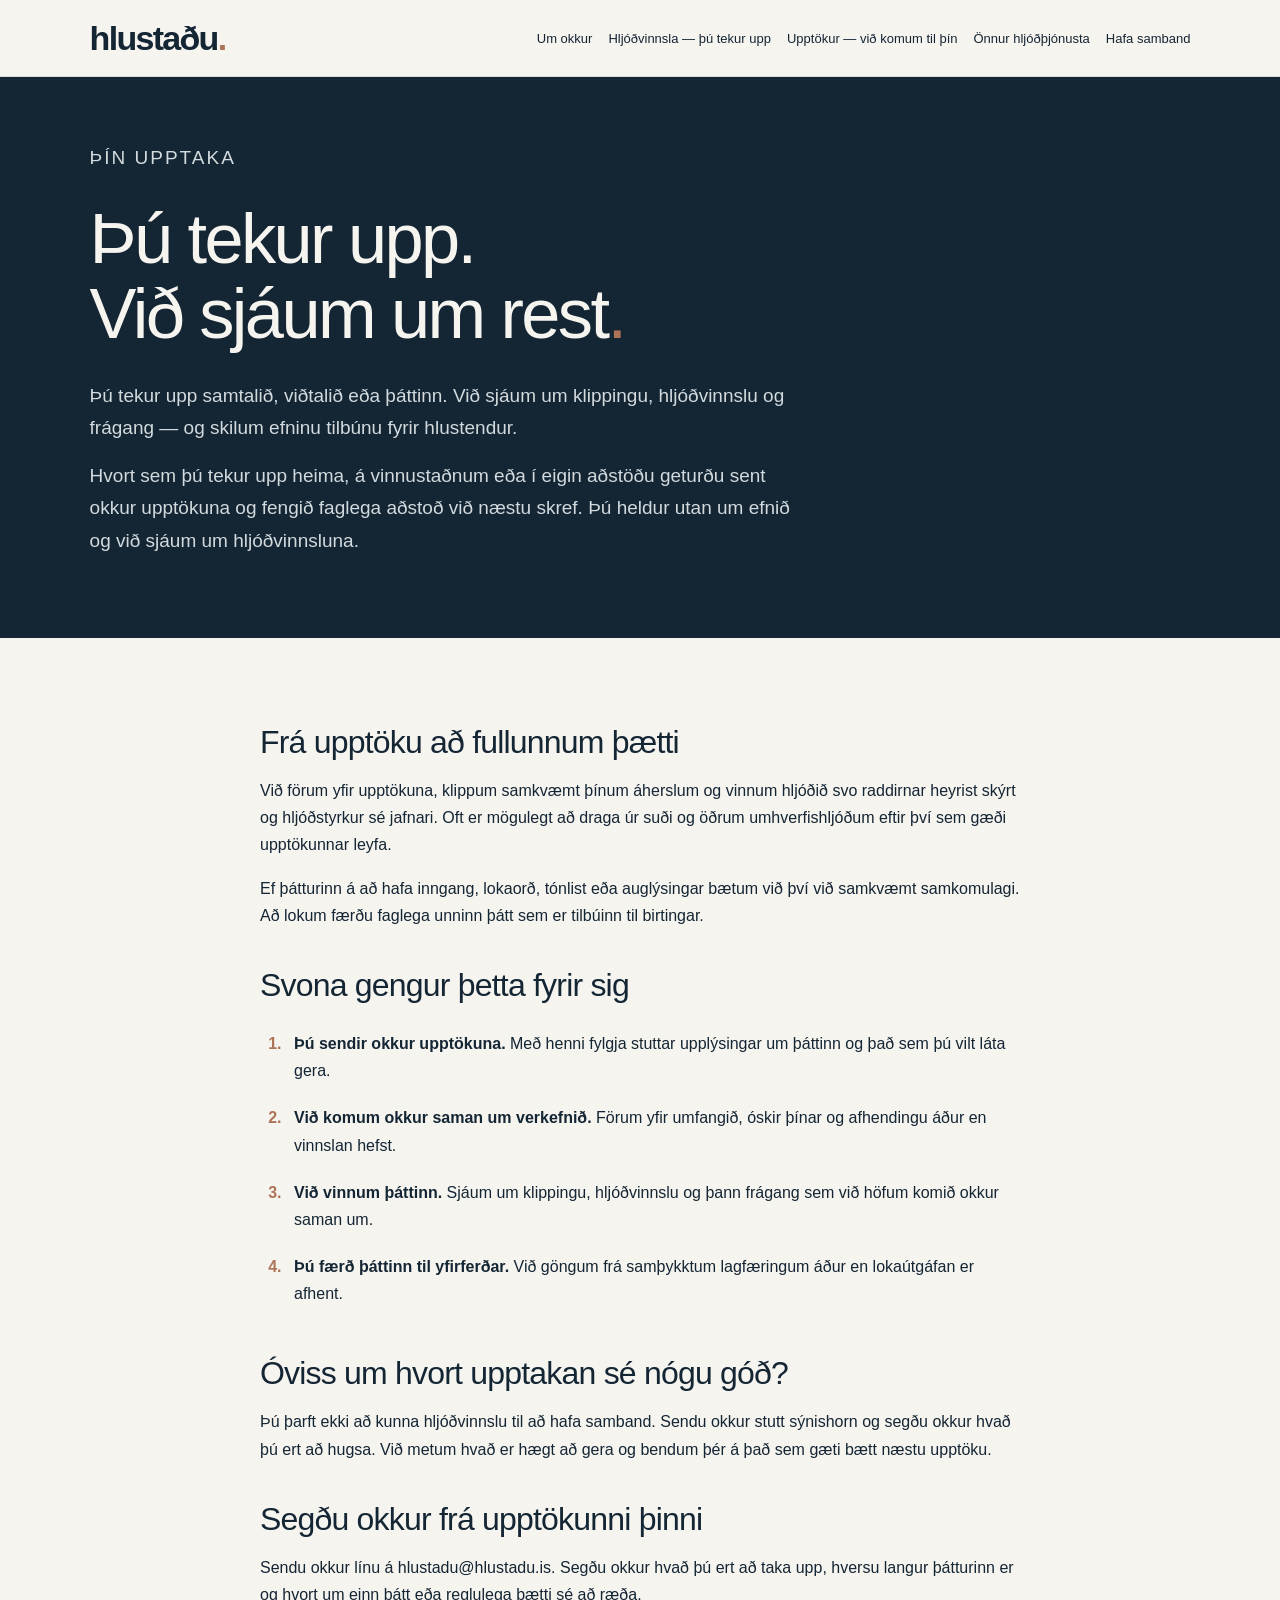
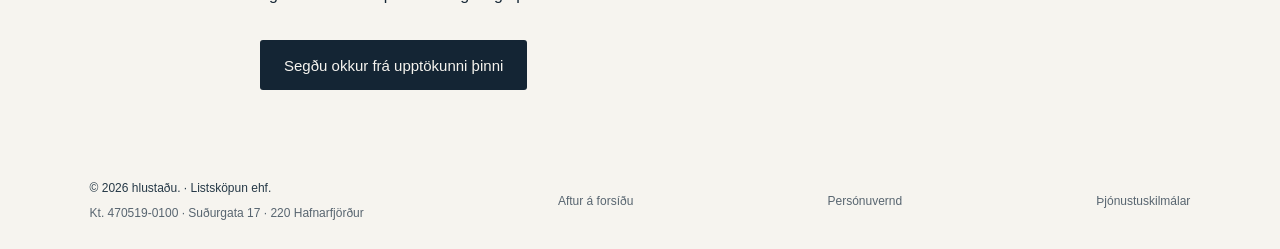
<file: thu-tekur-upp.html>
<!doctype html><html lang="is"><head><meta charset="utf-8"><meta name="viewport" content="width=device-width, initial-scale=1"><title>Þú tekur upp. Við sjáum um rest. — hlustaðu.</title><meta name="description" content="Þú tekur upp samtalið, viðtalið eða þáttinn. Við sjáum um klippingu, hljóðvinnslu og frágang."><link rel="canonical" href="https://hlustadu.is/thu-tekur-upp.html"><link rel="stylesheet" href="styles.css?v=20261008-sticky"><style>.service-hero{background:#142534;color:#f6f4ef;padding:65px 0}.service-hero h1{max-width:850px}.service-hero p{max-width:720px;color:#d2dadd;font-size:19px}.service-body{max-width:760px;padding:48px 0 64px}.service-body h2{margin-top:38px}.steps{padding-left:26px}.steps li{padding:10px 0 10px 8px;line-height:1.7}.steps li::marker{color:#ad7457;font-weight:bold}.service-body .cta{background:#142534;color:#f6f4ef;margin-top:16px}@media(max-width:760px){.service-hero{padding:40px 0}.service-hero p{font-size:17px}.service-body{padding:25px 0 40px}.service-body h2{font-size:28px}}</style></head><body><a class="skip" href="#main">Fara í efni síðunnar</a><header class="header wrap"><a class="logo" href="./" aria-label="hlustaðu. — forsíða">hlustaðu<span class="dot">.</span></a><nav class="desktop-nav" aria-label="Aðalvalmynd"><a href="um-hlustadu.html">Um okkur</a><a href="thu-tekur-upp.html">Hljóðvinnsla — þú tekur upp</a><a href="vid-komum-til-thin.html">Upptökur — við komum til þín</a><a href="onnur-hljodthjonusta.html">Önnur hljóðþjónusta</a><a href="./#samband">Hafa samband</a></nav><details class="mobile-nav"><summary>Valmynd ☰</summary><nav aria-label="Símavalmynd"><a href="um-hlustadu.html">Um okkur</a><a href="thu-tekur-upp.html">Hljóðvinnsla — þú tekur upp</a><a href="vid-komum-til-thin.html">Upptökur — við komum til þín</a><a href="onnur-hljodthjonusta.html">Önnur hljóðþjónusta</a><a href="./#samband">Hafa samband</a></nav></details></header>
<main id="main"><section class="service-hero"><div class="wrap"><p class="eyebrow">ÞÍN UPPTAKA</p><h1>Þú tekur upp. <br>Við sjáum um rest<span class="dot">.</span></h1><p>Þú tekur upp samtalið, viðtalið eða þáttinn. Við sjáum um klippingu, hljóðvinnslu og frágang — og skilum efninu tilbúnu fyrir hlustendur.</p><p>Hvort sem þú tekur upp heima, á vinnustaðnum eða í eigin aðstöðu geturðu sent okkur upptökuna og fengið faglega aðstoð við næstu skref. Þú heldur utan um efnið og við sjáum um hljóðvinnsluna.</p></div></section><section class="wrap service-body"><h2>Frá upptöku að fullunnum þætti</h2><p>Við förum yfir upptökuna, klippum samkvæmt þínum áherslum og vinnum hljóðið svo raddirnar heyrist skýrt og hljóðstyrkur sé jafnari. Oft er mögulegt að draga úr suði og öðrum umhverfishljóðum eftir því sem gæði upptökunnar leyfa.</p><p>Ef þátturinn á að hafa inngang, lokaorð, tónlist eða auglýsingar bætum við því við samkvæmt samkomulagi. Að lokum færðu faglega unninn þátt sem er tilbúinn til birtingar.</p><h2>Svona gengur þetta fyrir sig</h2><ol class="steps"><li><strong>Þú sendir okkur upptökuna.</strong> Með henni fylgja stuttar upplýsingar um þáttinn og það sem þú vilt láta gera.</li><li><strong>Við komum okkur saman um verkefnið.</strong> Förum yfir umfangið, óskir þínar og afhendingu áður en vinnslan hefst.</li><li><strong>Við vinnum þáttinn.</strong> Sjáum um klippingu, hljóðvinnslu og þann frágang sem við höfum komið okkur saman um.</li><li><strong>Þú færð þáttinn til yfirferðar.</strong> Við göngum frá samþykktum lagfæringum áður en lokaútgáfan er afhent.</li></ol><h2>Óviss um hvort upptakan sé nógu góð?</h2><p>Þú þarft ekki að kunna hljóðvinnslu til að hafa samband. Sendu okkur stutt sýnishorn og segðu okkur hvað þú ert að hugsa. Við metum hvað er hægt að gera og bendum þér á það sem gæti bætt næstu upptöku.</p><h2 id="samband">Segðu okkur frá upptökunni þinni</h2><p>Sendu okkur línu á hlustadu@hlustadu.is. Segðu okkur hvað þú ert að taka upp, hversu langur þátturinn er og hvort um einn þátt eða reglulega þætti sé að ræða.</p>
<a class="cta" href="./#samband">Segðu okkur frá upptökunni þinni</a></section></main><footer><div class="wrap footer-inner"><div class="footer-company"><span class="footer-company-name">© 2026 hlustaðu. · Listsköpun ehf.</span><span>Kt. 470519-0100 · Suðurgata 17 · 220 Hafnarfjörður</span></div><a href="./">Aftur á forsíðu</a><a href="personuvernd.html">Persónuvernd</a><a href="thjonustuskilmalar.html">Þjónustuskilmálar</a></div></footer></body></html>
</file>
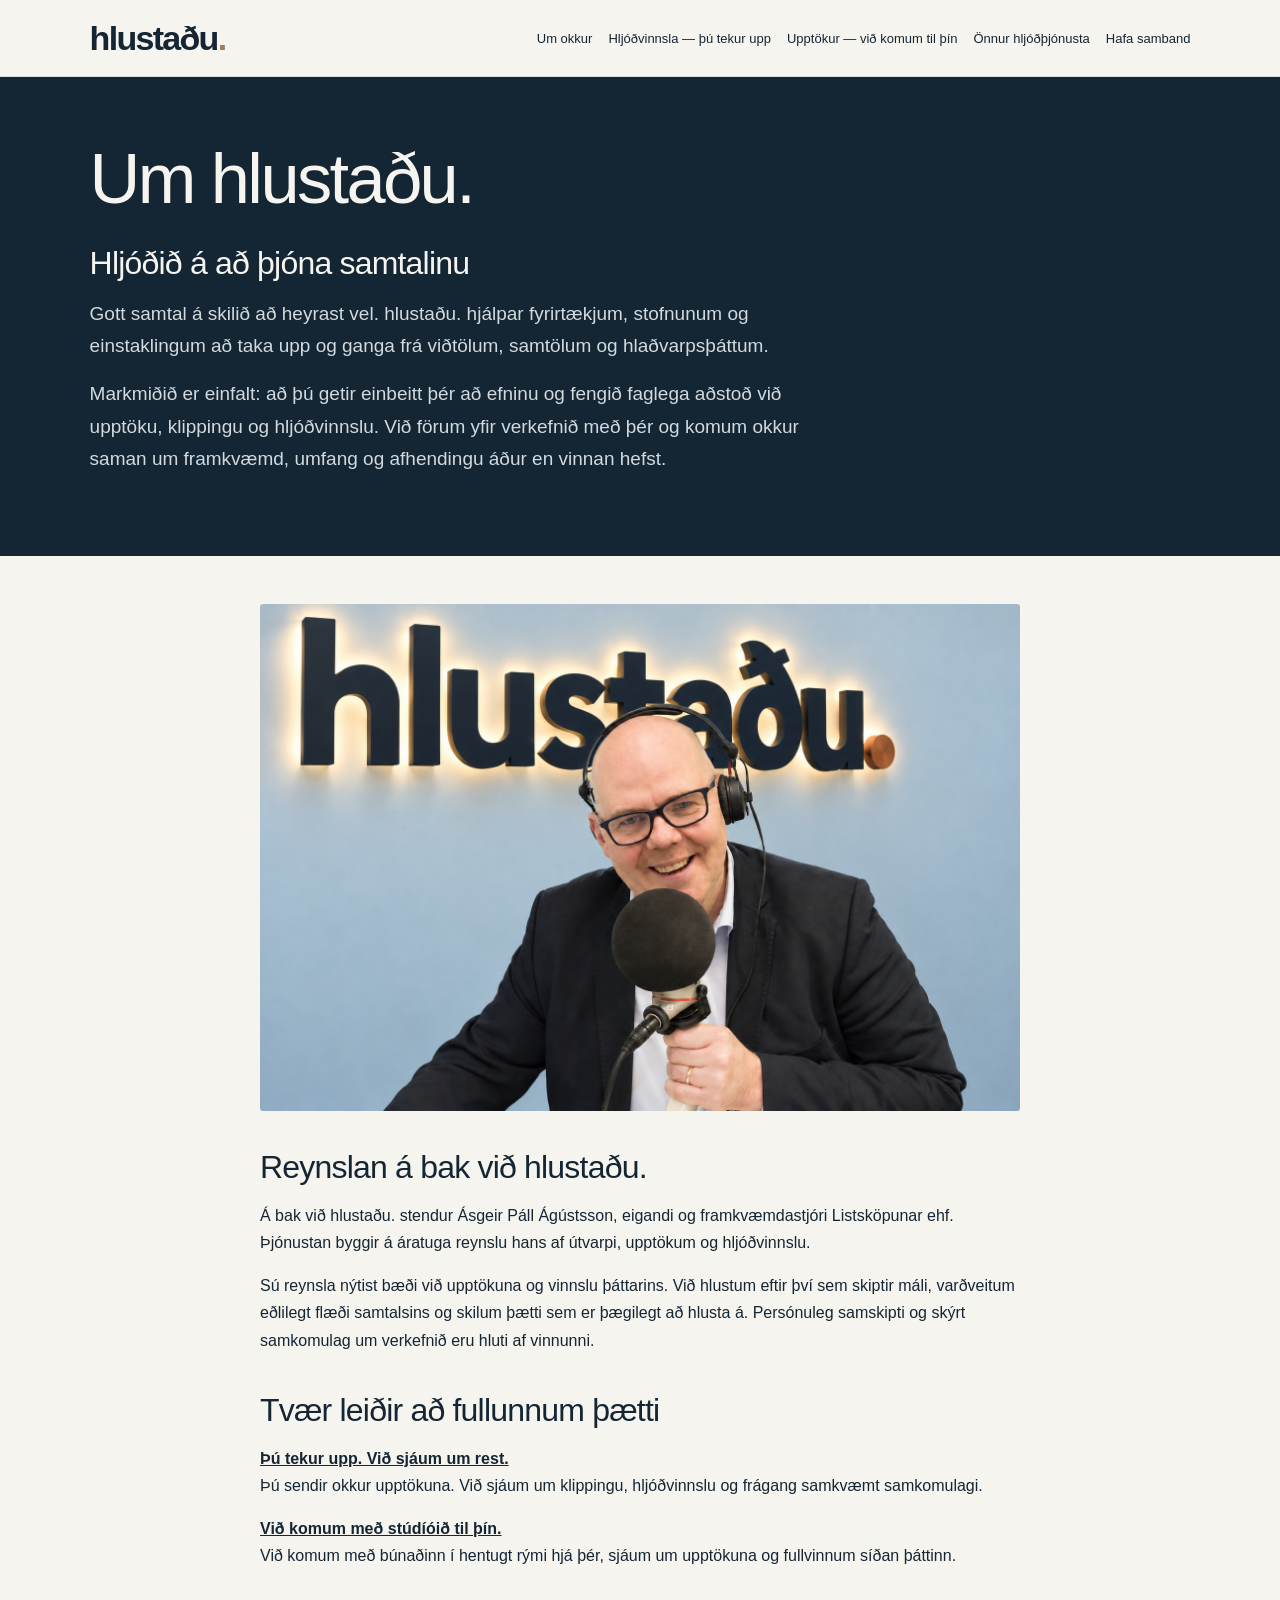
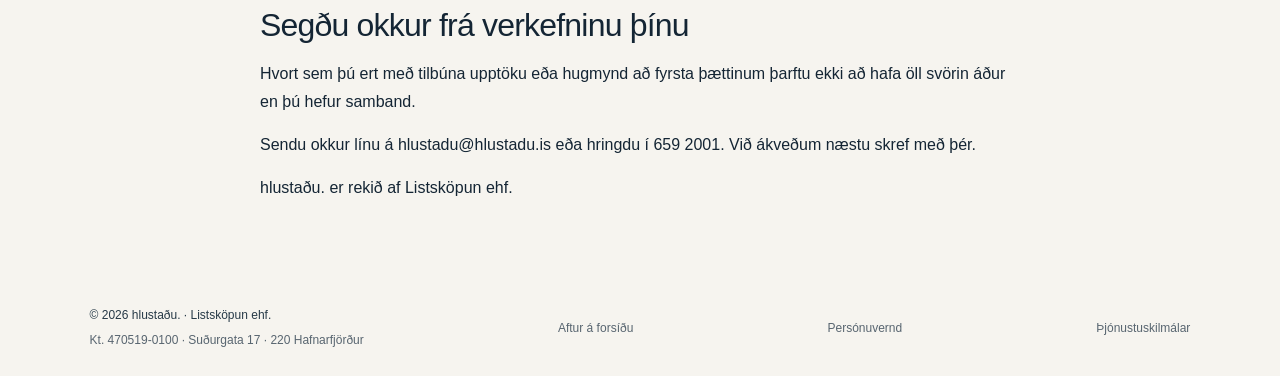
<file: um-hlustadu.html>
<!doctype html><html lang="is"><head><meta charset="utf-8"><meta name="viewport" content="width=device-width, initial-scale=1"><title>Um hlustaðu. — Reynsla og persónuleg þjónusta</title><meta name="description" content="hlustaðu. byggir á áratuga reynslu Ásgeirs Páls af útvarpi, upptökum og hljóðvinnslu. Persónuleg þjónusta og skýrt samkomulag um verkefnið."><link rel="canonical" href="https://hlustadu.is/um-hlustadu.html"><link rel="stylesheet" href="styles.css?v=20261008-sticky"><style>.service-hero{background:#142534;color:#f6f4ef;padding:65px 0}.service-hero h1{max-width:850px}.service-hero p{max-width:720px;color:#d2dadd;font-size:19px}.service-body{max-width:760px;padding:48px 0 64px}.service-body h2{margin-top:38px}.steps{padding-left:26px}.steps li{padding:10px 0 10px 8px;line-height:1.7}.steps li::marker{color:#ad7457;font-weight:bold}.service-body .cta{background:#142534;color:#f6f4ef;margin-top:16px}@media(max-width:760px){.service-hero{padding:40px 0}.service-hero p{font-size:17px}.service-body{padding:25px 0 40px}.service-body h2{font-size:28px}}</style></head><body><a class="skip" href="#main">Fara í efni síðunnar</a><header class="header wrap"><a class="logo" href="./" aria-label="hlustaðu. — forsíða">hlustaðu<span class="dot">.</span></a><nav class="desktop-nav" aria-label="Aðalvalmynd"><a href="um-hlustadu.html">Um okkur</a><a href="thu-tekur-upp.html">Hljóðvinnsla — þú tekur upp</a><a href="vid-komum-til-thin.html">Upptökur — við komum til þín</a><a href="onnur-hljodthjonusta.html">Önnur hljóðþjónusta</a><a href="./#samband">Hafa samband</a></nav><details class="mobile-nav"><summary>Valmynd ☰</summary><nav aria-label="Símavalmynd"><a href="um-hlustadu.html">Um okkur</a><a href="thu-tekur-upp.html">Hljóðvinnsla — þú tekur upp</a><a href="vid-komum-til-thin.html">Upptökur — við komum til þín</a><a href="onnur-hljodthjonusta.html">Önnur hljóðþjónusta</a><a href="./#samband">Hafa samband</a></nav></details></header>
<main id="main"><section class="service-hero"><div class="wrap"><h1>Um hlustaðu.</h1><h2>Hljóðið á að þjóna samtalinu</h2><p>Gott samtal á skilið að heyrast vel. hlustaðu. hjálpar fyrirtækjum, stofnunum og einstaklingum að taka upp og ganga frá viðtölum, samtölum og hlaðvarpsþáttum.</p><p>Markmiðið er einfalt: að þú getir einbeitt þér að efninu og fengið faglega aðstoð við upptöku, klippingu og hljóðvinnslu. Við förum yfir verkefnið með þér og komum okkur saman um framkvæmd, umfang og afhendingu áður en vinnan hefst.</p></div></section><section class="wrap service-body"><img class="portrait" src="asgeir-wall-logo-large.png" style="height:auto;aspect-ratio:auto" width="1536" height="1024" alt="Ásgeir Páll við hljóðnema"><h2>Reynslan á bak við hlustaðu.</h2><p>Á bak við hlustaðu. stendur Ásgeir Páll Ágústsson, eigandi og framkvæmdastjóri Listsköpunar ehf. Þjónustan byggir á áratuga reynslu hans af útvarpi, upptökum og hljóðvinnslu.</p><p>Sú reynsla nýtist bæði við upptökuna og vinnslu þáttarins. Við hlustum eftir því sem skiptir máli, varðveitum eðlilegt flæði samtalsins og skilum þætti sem er þægilegt að hlusta á. Persónuleg samskipti og skýrt samkomulag um verkefnið eru hluti af vinnunni.</p><h2>Tvær leiðir að fullunnum þætti</h2><p><strong><a href="thu-tekur-upp.html" style="text-decoration:underline">Þú tekur upp. Við sjáum um rest.</a></strong><br>Þú sendir okkur upptökuna. Við sjáum um klippingu, hljóðvinnslu og frágang samkvæmt samkomulagi.</p><p><strong><a href="vid-komum-til-thin.html" style="text-decoration:underline">Við komum með stúdíóið til þín.</a></strong><br>Við komum með búnaðinn í hentugt rými hjá þér, sjáum um upptökuna og fullvinnum síðan þáttinn.</p><h2 id="samband">Segðu okkur frá verkefninu þínu</h2><p>Hvort sem þú ert með tilbúna upptöku eða hugmynd að fyrsta þættinum þarftu ekki að hafa öll svörin áður en þú hefur samband.</p><p>Sendu okkur línu á <a href="mailto:hlustadu@hlustadu.is">hlustadu@hlustadu.is</a> eða hringdu í <a href="tel:+3546592001">659 2001</a>. Við ákveðum næstu skref með þér.</p><p>hlustaðu. er rekið af Listsköpun ehf.</p></section></main><footer><div class="wrap footer-inner"><div class="footer-company"><span class="footer-company-name">© 2026 hlustaðu. · Listsköpun ehf.</span><span>Kt. 470519-0100 · Suðurgata 17 · 220 Hafnarfjörður</span></div><a href="./">Aftur á forsíðu</a><a href="personuvernd.html">Persónuvernd</a><a href="thjonustuskilmalar.html">Þjónustuskilmálar</a></div></footer><script>document.querySelectorAll(".mobile-nav a").forEach(function(link){link.addEventListener("click",function(){document.querySelector(".mobile-nav").open=false;});});</script></body></html>
</file>
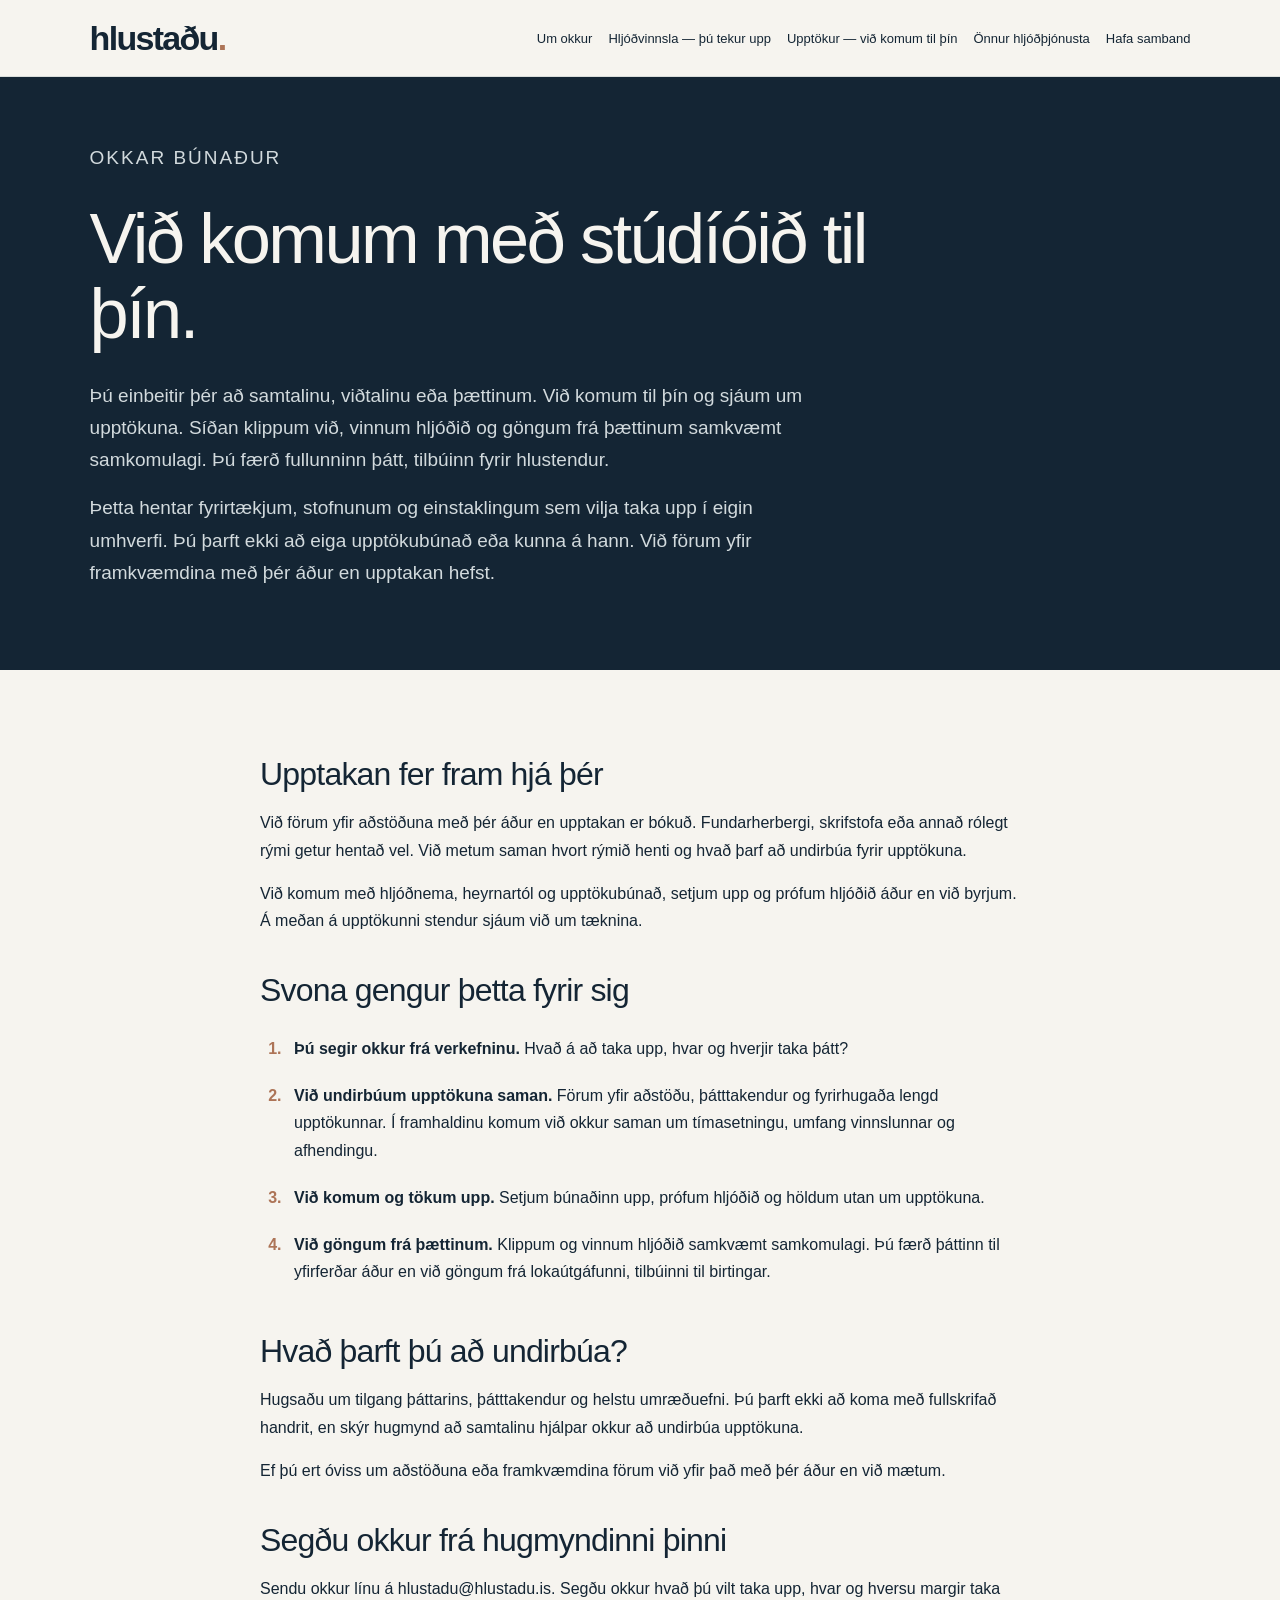
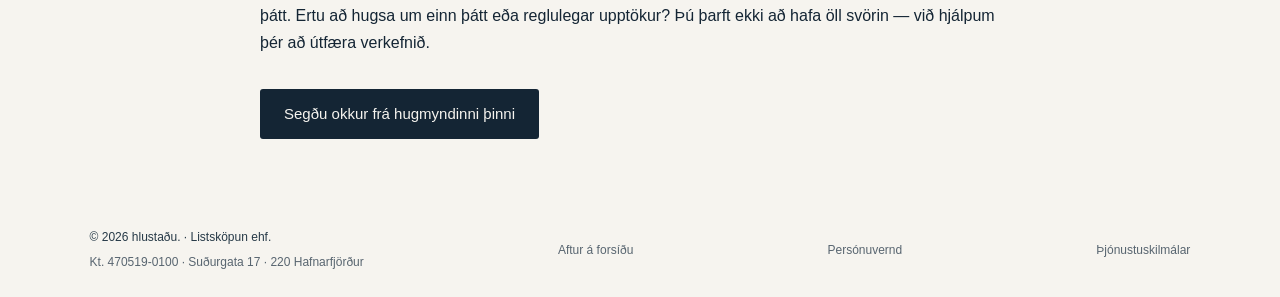
<file: vid-komum-til-thin.html>
<!doctype html><html lang="is"><head><meta charset="utf-8"><meta name="viewport" content="width=device-width, initial-scale=1"><title>Við komum með stúdíóið til þín. — hlustaðu.</title><meta name="description" content="Við komum með upptökubúnaðinn til þín og sjáum um upptöku, klippingu, hljóðvinnslu og frágang þáttarins."><link rel="canonical" href="https://hlustadu.is/vid-komum-til-thin.html"><link rel="stylesheet" href="styles.css?v=20261008-sticky"><style>.service-hero{background:#142534;color:#f6f4ef;padding:65px 0}.service-hero h1{max-width:850px}.service-hero p{max-width:720px;color:#d2dadd;font-size:19px}.service-body{max-width:760px;padding:48px 0 64px}.service-body h2{margin-top:38px}.steps{padding-left:26px}.steps li{padding:10px 0 10px 8px;line-height:1.7}.steps li::marker{color:#ad7457;font-weight:bold}.service-body .cta{background:#142534;color:#f6f4ef;margin-top:16px}@media(max-width:760px){.service-hero{padding:40px 0}.service-hero p{font-size:17px}.service-body{padding:25px 0 40px}.service-body h2{font-size:28px}}</style></head><body><a class="skip" href="#main">Fara í efni síðunnar</a><header class="header wrap"><a class="logo" href="./" aria-label="hlustaðu. — forsíða">hlustaðu<span class="dot">.</span></a><nav class="desktop-nav" aria-label="Aðalvalmynd"><a href="um-hlustadu.html">Um okkur</a><a href="thu-tekur-upp.html">Hljóðvinnsla — þú tekur upp</a><a href="vid-komum-til-thin.html">Upptökur — við komum til þín</a><a href="onnur-hljodthjonusta.html">Önnur hljóðþjónusta</a><a href="./#samband">Hafa samband</a></nav><details class="mobile-nav"><summary>Valmynd ☰</summary><nav aria-label="Símavalmynd"><a href="um-hlustadu.html">Um okkur</a><a href="thu-tekur-upp.html">Hljóðvinnsla — þú tekur upp</a><a href="vid-komum-til-thin.html">Upptökur — við komum til þín</a><a href="onnur-hljodthjonusta.html">Önnur hljóðþjónusta</a><a href="./#samband">Hafa samband</a></nav></details></header>
<main id="main"><section class="service-hero"><div class="wrap"><p class="eyebrow">OKKAR BÚNAÐUR</p><h1>Við komum með stúdíóið til þín.</h1><p>Þú einbeitir þér að samtalinu, viðtalinu eða þættinum. Við komum til þín og sjáum um upptökuna. Síðan klippum við, vinnum hljóðið og göngum frá þættinum samkvæmt samkomulagi. Þú færð fullunninn þátt, tilbúinn fyrir hlustendur.</p><p>Þetta hentar fyrirtækjum, stofnunum og einstaklingum sem vilja taka upp í eigin umhverfi. Þú þarft ekki að eiga upptökubúnað eða kunna á hann. Við förum yfir framkvæmdina með þér áður en upptakan hefst.</p></div></section><section class="wrap service-body"><h2>Upptakan fer fram hjá þér</h2><p>Við förum yfir aðstöðuna með þér áður en upptakan er bókuð. Fundarherbergi, skrifstofa eða annað rólegt rými getur hentað vel. Við metum saman hvort rýmið henti og hvað þarf að undirbúa fyrir upptökuna.</p><p>Við komum með hljóðnema, heyrnartól og upptökubúnað, setjum upp og prófum hljóðið áður en við byrjum. Á meðan á upptökunni stendur sjáum við um tæknina.</p><h2>Svona gengur þetta fyrir sig</h2><ol class="steps"><li><strong>Þú segir okkur frá verkefninu. </strong>Hvað á að taka upp, hvar og hverjir taka þátt?</li><li><strong>Við undirbúum upptökuna saman. </strong>Förum yfir aðstöðu, þátttakendur og fyrirhugaða lengd upptökunnar. Í framhaldinu komum við okkur saman um tímasetningu, umfang vinnslunnar og afhendingu.</li><li><strong>Við komum og tökum upp. </strong>Setjum búnaðinn upp, prófum hljóðið og höldum utan um upptökuna.</li><li><strong>Við göngum frá þættinum. </strong>Klippum og vinnum hljóðið samkvæmt samkomulagi. Þú færð þáttinn til yfirferðar áður en við göngum frá lokaútgáfunni, tilbúinni til birtingar.</li></ol><h2>Hvað þarft þú að undirbúa?</h2><p>Hugsaðu um tilgang þáttarins, þátttakendur og helstu umræðuefni. Þú þarft ekki að koma með fullskrifað handrit, en skýr hugmynd að samtalinu hjálpar okkur að undirbúa upptökuna.</p><p>Ef þú ert óviss um aðstöðuna eða framkvæmdina förum við yfir það með þér áður en við mætum.</p><h2 id="samband">Segðu okkur frá hugmyndinni þinni</h2><p>Sendu okkur línu á hlustadu@hlustadu.is. Segðu okkur hvað þú vilt taka upp, hvar og hversu margir taka þátt. Ertu að hugsa um einn þátt eða reglulegar upptökur? Þú þarft ekki að hafa öll svörin — við hjálpum þér að útfæra verkefnið.</p><a class="cta" href="./#samband">Segðu okkur frá hugmyndinni þinni</a></section></main><footer><div class="wrap footer-inner"><div class="footer-company"><span class="footer-company-name">© 2026 hlustaðu. · Listsköpun ehf.</span><span>Kt. 470519-0100 · Suðurgata 17 · 220 Hafnarfjörður</span></div><a href="./">Aftur á forsíðu</a><a href="personuvernd.html">Persónuvernd</a><a href="thjonustuskilmalar.html">Þjónustuskilmálar</a></div></footer><script>document.querySelectorAll(".mobile-nav a").forEach(function(link){link.addEventListener("click",function(){document.querySelector(".mobile-nav").open=false;});});</script></body></html>
</file>
<file: styles.css>
:root{--navy:#142534;--paper:#f6f4ef;--copper:#ad7457;--ink:#142534;--muted:#4c5b63;color-scheme:light;font-family:Arial,Helvetica,sans-serif}*{box-sizing:border-box}body{margin:0;background:var(--paper);color:var(--ink)}html{scroll-behavior:smooth}a{color:inherit;text-decoration:none}a:focus-visible,summary:focus-visible{outline:3px solid var(--copper);outline-offset:5px}a:hover{text-decoration:underline;text-underline-offset:5px}.wrap{width:min(1120px,86%);margin:auto}.header{display:flex;align-items:center;justify-content:space-between;gap:24px;padding:26px 0}.logo{font-size:34px;font-weight:600;letter-spacing:-1.7px}.dot{color:var(--copper)}.desktop-nav{display:flex;gap:30px;font-size:14px}.mobile-nav{display:none}.hero{background:var(--navy);color:var(--paper);position:relative;isolation:isolate}.hero-image{position:absolute;inset:0;width:100%;height:100%;object-fit:cover;object-position:center;z-index:-2}.hero:before{content:"";position:absolute;inset:0;background:linear-gradient(90deg,rgba(15,30,43,.95),rgba(15,30,43,.86) 40%,rgba(15,30,43,.12));z-index:-1}.hero-content{padding:88px 0 80px}.eyebrow{font-size:12px;letter-spacing:2px;text-transform:uppercase;margin:0 0 28px;color:#d0d9dd}h1{font-size:clamp(42px,5.5vw,76px);font-weight:500;line-height:1.06;letter-spacing:-2.6px;margin:0 0 28px;max-width:840px}.promise{font-size:24px;margin:0 0 18px}.intro{font-size:17px;line-height:1.7;max-width:550px;color:#d2dadd;margin:0 0 30px}.cta{display:inline-flex;align-items:center;gap:28px;min-height:50px;padding:15px 24px;background:var(--paper);color:var(--navy);border-radius:3px;font-size:15px}.cta:hover{background:#e7e6e1;text-decoration:none}.paths{display:grid;grid-template-columns:1fr 1fr;gap:48px;padding:64px 0}.path img{width:100%;height:260px;object-fit:cover;border-radius:3px;display:block;margin-bottom:26px}.number{font-size:12px;color:#77675e;letter-spacing:1px}h2{font-size:32px;letter-spacing:-.8px;font-weight:500;margin:16px 0}p{font-size:16px;line-height:1.7;margin:0 0 16px}.path p{color:var(--muted)}.textlink{display:inline-flex;align-items:center;min-height:44px;font-size:15px}.about{padding:52px 0;border-top:1px solid #ccd2d2;display:grid;grid-template-columns:1fr 1fr;gap:48px;align-items:center}.portrait{width:100%;height:360px;object-fit:cover;object-position:65% center;border-radius:3px;display:block}.about h2{margin:0 0 24px}.about p{color:var(--muted)}.other{padding:32px 0;background:#e9e9e3}.other h2{font-size:23px;margin:0 0 10px}.other p{margin:0;color:var(--muted)}.contact{padding:60px 0;background:var(--navy);color:var(--paper)}.contact h2{font-size:38px;margin:0 0 18px;max-width:750px}.contact p{color:#d2dadd}.details{display:flex;gap:40px;flex-wrap:wrap;margin-top:28px;font-size:21px}.details a{display:inline-flex;align-items:center;min-height:44px}footer{padding:25px 0;font-size:12px;color:#586570}.footer-inner{display:flex;justify-content:space-between;gap:20px;flex-wrap:wrap}.skip{position:absolute;left:20px;top:-100px;background:var(--paper);padding:12px;z-index:10}.skip:focus{top:10px}section{scroll-margin-top:24px}
@media(min-width:1450px){.hero-image{object-position:center 55%}.hero-content{padding:110px 0}}
@media(max-width:760px){.wrap{width:calc(100% - 40px)}.header{padding:19px 0;align-items:flex-start}.logo{font-size:31px}.desktop-nav{display:none}.mobile-nav{display:block;position:relative}.mobile-nav summary{list-style:none;min-height:44px;padding:12px 14px;border:1px solid #ccd2d2;border-radius:3px;font-size:14px}.mobile-nav summary::-webkit-details-marker{display:none}.mobile-nav nav{position:absolute;right:0;top:52px;width:180px;padding:8px;background:var(--paper);border:1px solid #ccd2d2;border-radius:3px;z-index:5;box-shadow:0 8px 25px #14253422}.mobile-nav nav a{display:block;padding:14px;min-height:44px}.hero-image{object-position:70% center;opacity:.65}.hero:before{background:linear-gradient(90deg,rgba(15,30,43,.91),rgba(15,30,43,.68))}.hero-content{padding:55px 0 58px}.eyebrow{font-size:11px;letter-spacing:1.3px;margin-bottom:24px}h1{font-size:clamp(39px,8.9vw,60px);letter-spacing:-1.6px;line-height:1.1}h1 br{display:none}.promise{font-size:20px;max-width:340px}.intro{font-size:16px}.cta{justify-content:center;width:100%;max-width:380px}.paths{grid-template-columns:1fr;gap:42px;padding:40px 0}.path img{height:230px}.path h2{font-size:29px}.about{grid-template-columns:1fr;gap:28px;padding:38px 0}.portrait{height:auto;aspect-ratio:4/3;object-position:65% center}.about h2{font-size:29px}.other{padding:28px 0}.contact{padding:40px 0}.contact h2{font-size:31px}.details{flex-direction:column;gap:10px;font-size:19px}.footer-inner{flex-direction:column;gap:10px}}
@media(prefers-reduced-motion:reduce){html{scroll-behavior:auto}}

.service-link{display:block;border-radius:3px}.service-link:hover{text-decoration:none}.service-link:hover .textlink{text-decoration:underline;text-underline-offset:5px}.service-link:focus-visible{outline:3px solid var(--copper);outline-offset:8px}

.about:has(.about-link){display:block}.about-link{display:grid;grid-template-columns:1fr 1fr;gap:48px;align-items:center;border-radius:3px}.about-link:hover{text-decoration:none}.about-link:hover .textlink{text-decoration:underline;text-underline-offset:5px}@media(max-width:760px){.about-link{grid-template-columns:1fr;gap:28px}}

.desktop-nav{align-items:center}.service-menu{position:relative}.service-menu summary{cursor:pointer;list-style:none;padding:12px 0;min-height:44px}.service-menu summary::-webkit-details-marker{display:none}.service-menu[open] summary{color:var(--copper)}.service-menu-links{position:absolute;top:100%;left:0;width:300px;background:var(--paper);border:1px solid #ccd2d2;border-radius:3px;padding:8px;box-shadow:0 8px 25px #14253422;z-index:20}.service-menu-links a{display:block;padding:14px;min-height:44px}.service-menu-links a:hover,.mobile-nav nav a:hover{background:#e9e9e3}@media(max-width:760px){.mobile-nav nav{width:min(300px,calc(100vw - 40px))}}

.desktop-nav{gap:22px}.desktop-nav>a{display:inline-flex;align-items:center;min-height:44px}@media(min-width:761px) and (max-width:1050px){.header{gap:16px}.desktop-nav{gap:14px;font-size:12px}.header .logo{font-size:29px}}

.other{padding:48px 0}.other-link{display:flex;align-items:center;gap:40px;justify-content:space-between}.other-link>div{max-width:680px}.other h2{font-size:32px;margin-bottom:16px}.other-link .textlink{flex-shrink:0;border-bottom:1px solid var(--copper)}.other-link:hover{text-decoration:none}.other-link:hover .textlink{text-decoration:underline}.desktop-nav{gap:16px;font-size:13px}@media(max-width:760px){.other{padding:36px 0}.other-link{display:block}.other h2{font-size:29px}.other-link .textlink{margin-top:18px}}@media(min-width:761px) and (max-width:1100px){.desktop-nav{gap:10px;font-size:11px}.header .logo{font-size:29px}}

/* Rekstraraðili í síðufæti */
.footer-inner{align-items:center}.footer-company{display:flex;flex-direction:column;gap:6px;line-height:1.6}.footer-company-name{color:#263947}.footer-inner>a{padding:8px 0}@media(max-width:760px){.footer-inner{flex-direction:column;align-items:flex-start;gap:12px}.footer-company{max-width:100%}}

/* Nettur haus sem fylgir við skroll. */
.header.wrap{position:sticky;top:0;z-index:50;width:100%;margin:0;padding:16px max(7%,calc((100% - 1120px)/2));background:var(--paper);border-bottom:1px solid #d9ddda}
section,[id="samband"]{scroll-margin-top:100px}
.skip{z-index:60}
@media(max-width:760px){.header.wrap{padding:10px 20px;align-items:center;gap:16px}.header .logo{font-size:29px}.mobile-nav nav{top:calc(100% + 10px);max-height:calc(100dvh - 88px);overflow-y:auto;overscroll-behavior:contain}section,[id="samband"]{scroll-margin-top:84px}}
</file>
<file: contact.css>
/* Contact form */
.contact-layout{display:grid;grid-template-columns:1fr 1.35fr;gap:68px;align-items:start}.contact-layout h2{font-size:46px}.contact-layout .eyebrow{color:#c99578}.contact-layout .links{font-size:20px;line-height:2;margin-top:32px}.contact-layout .links a{text-decoration:underline}.contact-layout .links small{font-size:14px;color:#ccd5da}.contact-form .card{background:white;color:#142534;padding:30px;border-radius:6px}.contact-form .tabs{display:flex;gap:24px;border-bottom:1px solid #ddd;margin-bottom:24px}.contact-form .tabs button{background:none;border:0;padding:0 0 14px;color:#68747b;font:inherit;cursor:pointer}.contact-form .tabs button.active{color:#142534;border-bottom:3px solid #ad7457;font-weight:bold}.contact-form label{display:block;font-size:14px;margin-bottom:9px}.contact-form button:focus-visible,.contact-form input:focus-visible,.contact-form textarea:focus-visible{outline:3px solid #ad7457;outline-offset:3px}.contact-form [hidden]{display:none!important}.contact-form .hidden{display:none}.bot-field{position:absolute;left:-10000px}.contact-form #form-status{font-size:14px;color:#142534}.contact-form .recorder p{color:#63717a}.contact-form .hint{color:#63717a}.contact-form button:disabled{opacity:.6;cursor:wait}
.row{display:grid;grid-template-columns:1fr 1fr;gap:16px}label{font-size:14px;display:block;margin-bottom:9px} .contact-form input,.contact-form textarea{width:100%;border:1px solid #c9ced0;border-radius:3px;padding:13px;font:16px Arial;color:#142534;background:#fff}textarea{height:142px;resize:vertical}.field{margin-bottom:20px}.hint{font-size:13px;color:#63717a;line-height:1.6;margin:10px 0 20px}.send{background:#142534;color:white;border:0;border-radius:3px;padding:15px 24px;font-size:15px;cursor:pointer;width:100%}.recorder{background:#f6f4ef;text-align:center;border:1px solid #e1e0db;border-radius:4px;padding:23px 18px}.mic{display:inline-grid;place-items:center;width:58px;height:58px;border-radius:50%;background:#ad7457;color:white;font-size:25px}.recorder h2{font-size:19px;margin:15px 0 8px}.recorder p{color:#63717a;font-size:14px;margin:0 0 16px}.record{border:1px solid #142534;border-radius:3px;padding:11px 18px;background:white;color:#142534;font-size:14px;cursor:pointer}.wave{height:35px;display:flex;gap:4px;align-items:center;justify-content:center;margin:15px}.wave i{display:block;background:#ad7457;width:4px;border-radius:2px}.controls{display:flex;gap:12px;justify-content:center;flex-wrap:wrap}.status{margin-top:14px;color:#596872;font-size:13px}
@media(max-width:760px){.contact-layout{grid-template-columns:1fr;gap:28px}.contact-layout h2{font-size:34px}.contact-form .card{padding:24px 20px}.contact-form .row{grid-template-columns:1fr;gap:0}.contact-form .tabs{gap:18px;font-size:14px}.contact-form .controls{flex-wrap:wrap}.contact-layout .links{margin-top:18px}}.contact-form .record{min-height:44px}.contact-form #spam-check{min-height:0;margin:0}.contact-form #form-status:empty{display:none}
.contact-layout>*{min-width:0}.contact-form .field{min-width:0}.contact-form #spam-check{overflow:hidden}.contact-form .tabs{flex-wrap:wrap}@media(max-width:760px){.contact-layout,.contact-form .row{grid-template-columns:minmax(0,1fr)}}
</file>
<file: audio-demo.css>
.audio-demo{padding:52px 0;border-top:1px solid #ccd2d2}.audio-demo h2{margin-top:0}.audio-demo p{color:var(--muted)}.audio-demo-player{max-width:760px;background:white;border:1px solid #ccd2d2;border-radius:4px;padding:24px}.audio-demo-options{display:flex;gap:12px;margin-bottom:24px}.audio-demo button{font:inherit;cursor:pointer;min-height:48px;padding:12px 20px;border:1px solid var(--navy);border-radius:3px;background:var(--paper);color:var(--navy)}.audio-demo button[aria-pressed="true"]{background:var(--navy);color:white;font-weight:bold;box-shadow:inset 0 -4px 0 var(--copper)}.audio-demo-controls{display:flex;align-items:center;gap:16px;flex-wrap:wrap}.audio-demo input{flex:1;min-width:100px;accent-color:var(--copper)}.audio-demo button:focus-visible,.audio-demo input:focus-visible{outline:3px solid var(--copper);outline-offset:4px}.audio-demo-status{font-size:14px;margin:14px 0 0!important}@media(max-width:760px){.audio-demo{padding:36px 0}.audio-demo-player{padding:20px}.audio-demo-options button{flex:1;padding:12px 8px;font-size:14px}.audio-demo-controls input{width:100%;flex-basis:100%}}


.audio-demo{padding:56px 0;border-top:0}.audio-demo-shell{background:var(--navy);color:var(--paper);border-radius:6px;padding:38px;display:grid;grid-template-columns:.9fr 1.1fr;gap:42px;align-items:center}.audio-demo h2{font-size:42px;line-height:1.1;margin:12px 0 20px}.audio-demo .audio-demo-intro>p{color:#d2dadd;max-width:340px}.audio-demo .eyebrow{color:#c99377;font-size:11px;margin:0;letter-spacing:2px}.audio-demo-player{background:var(--paper);border:none;padding:28px;width:100%}.audio-demo-options{gap:8px}.audio-demo-options button{border:1px solid #c9cecd;flex:1;padding:12px 8px;font-size:14px}.audio-demo button[aria-pressed="true"]{background:var(--navy);border-color:var(--navy);box-shadow:inset 0 -3px 0 var(--copper)}.audio-demo [data-play]{background:#955b40;border-color:#955b40;color:white;min-width:100px}.audio-demo [data-clock]{color:var(--navy);font-size:13px;font-variant-numeric:tabular-nums}.audio-demo-status{color:var(--muted)!important}@media(max-width:760px){.audio-demo{padding:36px 0}.audio-demo-shell{display:block;padding:24px}.audio-demo h2{font-size:34px}.audio-demo-player{padding:20px}.audio-demo-options button{font-size:13px}}

.audio-demo-wave{display:flex;align-items:center;gap:5px;height:45px;margin-top:25px;pointer-events:none}.audio-demo-wave i{display:block;width:3px;border-radius:2px;background:#c99377;opacity:.65;height:var(--h)}@media(max-width:760px){.audio-demo-wave{margin:10px 0 14px}}
</file>
